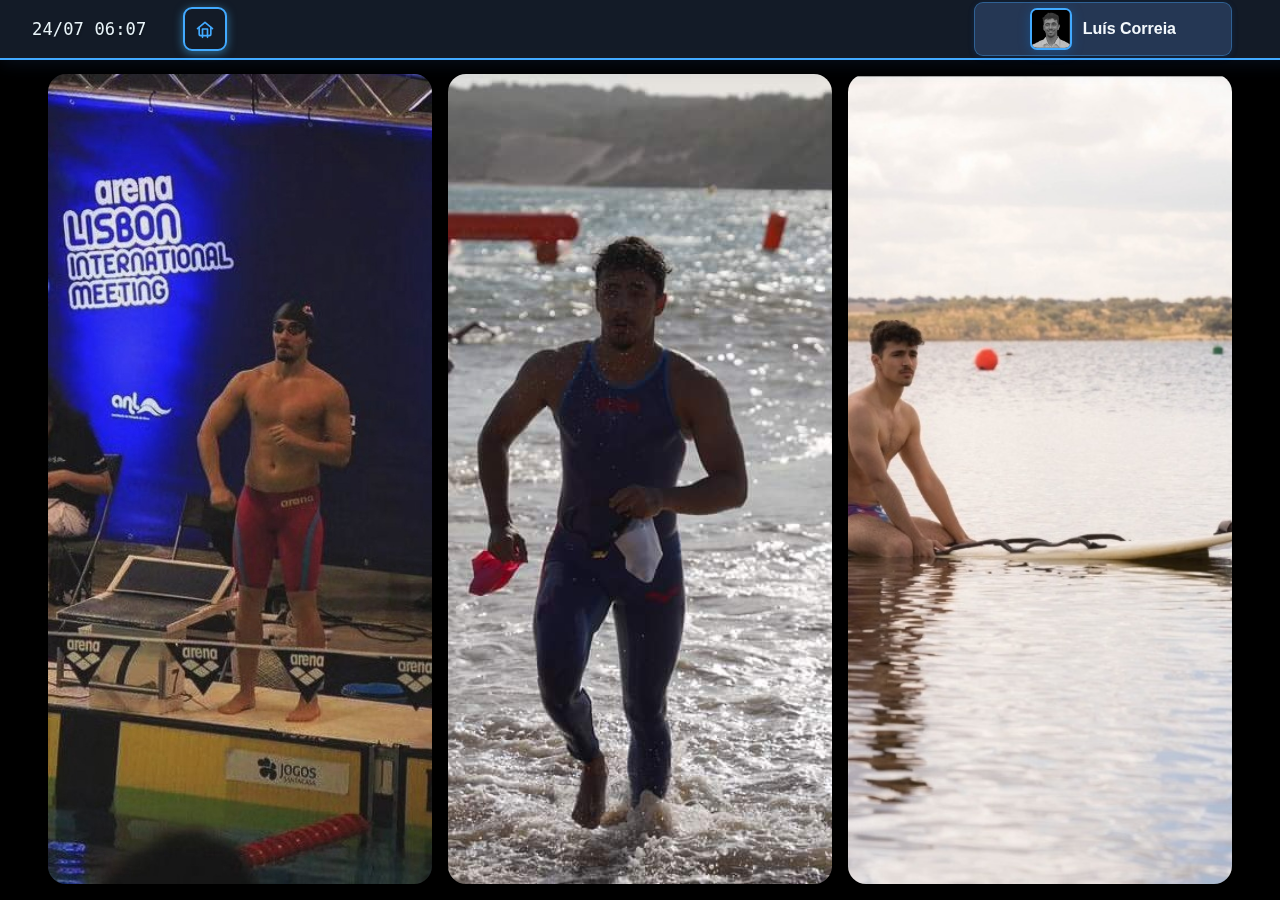
<file: desporto.html>
<!DOCTYPE html>
<html lang="pt">
<head>
  <meta charset="UTF-8" />
  <title>Modalidade Aquática</title>
  <style>
    @import url('https://fonts.googleapis.com/css2?family=Orbitron:wght@400&family=Share+Tech+Mono&display=swap');
    html, body {
      margin: 0;
      padding: 0;
      height: 100%;
      box-sizing: border-box;
      font-family: 'Segoe UI', Arial, sans-serif;
      background: #28345A;
    }
    body { min-height: 100vh; }

    /* ---------- HUD fixo topo ---------- */
    .top-hud {
      position: fixed;
      top: 0; left: 0;
      width: 100vw; height: 58px;
      background: rgba(18,26,36,0.93);
      display: flex; align-items: center; justify-content: space-between;
      padding: 0 32px;
      z-index: 9999;
      border-bottom: 2.5px solid #42aaff;
      box-shadow: 0 2px 18px #12244477;
    }
    .hud-left { display: flex; align-items: center; gap: 18px; }
    .hud-time-date {
      color: #e9f5fa; font-size: 1.07em; letter-spacing: .1px; font-variant-numeric: tabular-nums;
      font-family: 'Segoe UI Mono', monospace;
      min-width: 115px; text-align: left; text-shadow: 1px 1px 2px #06060848;
    }
    .left-decor-btn {
      width: 44px; height: 44px; border-radius: 9px; margin-left: 18px;
      border: 2.5px solid #42aaff;
      box-shadow: 0 2px 10px #45baff88;
      background: none;
      display: inline-flex; align-items: center; justify-content: center; cursor: pointer;
      transition: background-color 0.2s ease;
    }
    .left-decor-btn svg { width: 20px; height: 20px; }
    .left-decor-btn:hover { background: #428cff22; }

    .hud-center {
      flex: 1; display: flex; justify-content: flex-end;
      margin-left: auto; margin-right: 80px;
    }
    .profile-area {
      display: flex; align-items: center; gap: 11px;
      background: rgba(42,62,94,0.82); border-radius: 9px;
      padding: 5px 55px 5px 55px;
      box-shadow: 0 1px 6px #006fff21, 0 2px 8px #121a2412;
      cursor: pointer; border: 1.5px solid #42aaff60;
      min-width: 0; max-width: 260px;
      user-select: none;
    }
    .profile-img {
      width: 38px; height: 38px; border-radius: 7px; object-fit: cover;
      border: 2.5px solid #42aaff;
      box-shadow: 0 2px 12px #0a79e058; background: #202a41;
    }
    .profile-name {
      color: #f3f8fc; font-weight: 600; font-size: 1em;
      max-width: 120px; overflow: hidden;
      text-overflow: ellipsis; white-space: nowrap;
      user-select: text;
    }

    /* ---------- Galeria/Colunas ---------- */
    .gallery {
      position: absolute;
      top: 58px;
      left: 0;
      width: 100vw;
      height: calc(100vh - 58px);
      display: flex;
      justify-content: center;
      overflow: hidden;
      margin: 0;
      background: #000;
      z-index: 9;
      padding: 16px 10px;          /* espaço em cima/baixo e laterais */
      box-sizing: border-box;
      gap: 16px;
    }
    .col {
      position: relative;
      flex: 1;
      max-width: 30vw;             /* encolhe um pouco cada foto */
      overflow: hidden;
      display: flex;
      align-items: stretch;
      cursor: pointer;
      transition: filter 0.25s, transform 0.25s;
      box-sizing: border-box;
    }
    .col-inner {
      position: relative;
      width: 100%;
      height: 100%;
      overflow: hidden;
      border-radius: 18px;
      box-shadow: 0 10px 25px rgba(0,0,0,0.6);
    }
    .col img {
      width: 100%;
      height: 100%;
      object-fit: cover;
      transition: filter 0.3s, transform 0.3s;
      display: block;
      pointer-events: none;
      user-select: none;
    }
    .col:hover img,
    .col:focus img {
      filter: brightness(0.6);
      transform: scale(1.03);
    }
    .overlay {
      position: absolute;
      inset: 0;
      display: flex;
      align-items: flex-end;
      justify-content: center;
      background: linear-gradient(to top, rgba(0,0,0,0.88), rgba(0,0,0,0.0));
      color: #fff;
      font-weight: 600;
      font-size: 1.6em;
      letter-spacing: 1px;
      opacity: 0;
      pointer-events: none;
      transition: opacity 0.33s;
      text-shadow: 1px 1px 12px #181818ad;
      text-align: center;
      z-index: 2;
      padding: 18px 10px;
      box-sizing: border-box;
    }
    .col:hover .overlay,
    .col:focus .overlay {
      opacity: 1;
      pointer-events: auto;
    }

    /* ---------- Loader HUD ---------- */
    #screen-fade {
      position: fixed;
      top: 0; left: 0; width: 100vw; height: 100vh;
      background: black;
      opacity: 1;
      pointer-events: none;
      transition: opacity 0.8s ease-out;
      z-index: 10000;
      display: flex;
      align-items: center;
      justify-content: center;
      font-family: 'Orbitron', 'Share Tech Mono', monospace;
      user-select: none;
    }
    #screen-fade .loader-circle-ret {
      position: relative;
      width: 150px;
      height: 150px;
      display: flex;
      align-items: center;
      justify-content: center;
    }
    #screen-fade .loader-svg {
      width: 150px;
      height: 150px;
      display: block;
    }
    #screen-fade .loader-rect {
      transition: fill 0.12s;
    }
    #screen-fade .loader-percent,
    #screen-fade .loader-complete {
      position: absolute;
      left: 0;
      right: 0;
      text-align: center;
      font-family: 'Orbitron', 'Share Tech Mono', monospace;
      font-weight: 400;
      user-select: none;
      pointer-events: none;
      letter-spacing: 0.01em;
      line-height: 1;
    }
    #screen-fade .loader-percent {
      top: 43.2%;
      font-size: 1.5em;
      color: #17e6ff;
    }
    #screen-fade .loader-complete {
      top: 57.5%;
      font-size: 0.8em;
      color: #5effe2;
      opacity: 0;
      transition: opacity 0.3s;
      white-space: nowrap;
      width: max-content;
      left: 50%;
      transform: translateX(-50%);
    }
    #screen-fade .loader-complete.show {
      opacity: 1;
    }
  </style>
</head>
<body>
  <div class="top-hud">
    <div class="hud-left">
      <span class="hud-time-date" id="hudTimeDate"></span>
      <button class="left-decor-btn" title="Voltar ao menu inicial" type="button">
        <svg
          viewBox="0 0 24 24"
          fill="none"
          stroke="#42aaff"
          stroke-width="2"
          stroke-linecap="round"
          stroke-linejoin="round"
        >
          <path d="M3 11.5L12 4l9 7.5" />
          <path d="M5 10v8a2 2 0 0 0 2 2h10a2 2 0 0 0 2-2v-8" />
          <path d="M9 22V12h6v10" />
        </svg>
      </button>
    </div>
    <div class="hud-center">
      <div class="profile-area" title="Meu Perfil" tabindex="0">
        <img src="Áreas (6).png" alt="Meu Perfil" class="profile-img" />
        <span class="profile-name">Luís Correia</span>
      </div>
    </div>
    <div class="hud-right"></div>
  </div>

  <div class="gallery">
    <!-- Coluna 1 -->
    <div class="col" tabindex="0" data-link="NatacaoPura.html">
      <div class="col-inner">
        <img
          src="1000034276_c4b8ade6e6aac85d3cc3780c3b35c873-07_07_2024, 20_23_57.jpg"
          alt="Natação Pura"
        />
        <div class="overlay">Natação Pura</div>
      </div>
    </div>
    <!-- Coluna 2 -->
    <div class="col" tabindex="0" data-link="aguasabertas.html">
      <div class="col-inner">
        <img src="FB_IMG_1696068644775 (1).jpg" alt="Águas Abertas" />
        <div class="overlay">Águas Abertas</div>
      </div>
    </div>
    <!-- Coluna 3 -->
    <div class="col" tabindex="0" data-link="salvaqua.html">
      <div class="col-inner">
        <img src="Screenshot_20240521_092550_Gallery (1).jpg" alt="Salvamento Aquático" />
        <div class="overlay">Salvamento Aquático</div>
      </div>
    </div>
  </div>

  <!-- Fader/Loader (usado ao entrar e navegar) -->
  <div id="screen-fade"></div>

  <script>
    // ---- Fade ao entrar na página ----
    window.addEventListener("load", () => {
      const screenFade = document.getElementById("screen-fade");
      if (!screenFade) return;
      screenFade.style.pointerEvents = "auto";
      screenFade.style.opacity = "1";
      setTimeout(() => {
        screenFade.style.opacity = "0";
      }, 100);
      screenFade.addEventListener(
        "transitionend",
        () => {
          if (screenFade.style.opacity === "0") {
            screenFade.style.pointerEvents = "none";
            screenFade.innerHTML = "";
          }
        },
        { once: true }
      );
    });

    // ---- Troca do loader no fade and load ----
    function fadeAndLoad(link) {
      const screenFade = document.getElementById("screen-fade");
      if (!screenFade) return;

      screenFade.innerHTML = `
        <div class="loader-circle-ret" aria-label="A carregar">
          <svg class="loader-svg" aria-hidden="true" focusable="false"></svg>
          <div class="loader-percent" id="loaderPercent">0%</div>
          <div class="loader-complete" id="loaderComplete">COMPLETE</div>
        </div>
      `;

      screenFade.style.pointerEvents = "auto";
      screenFade.style.transition = "opacity 0.8s ease-out";
      requestAnimationFrame(() => {
        screenFade.style.opacity = "1";
      });

      createRectangularLoaderAnimation(() => {
        window.location.href = link;
      });
    }

    // ---- Liga eventos aos cliques e teclas das colunas ----
    document.querySelectorAll(".col").forEach((col) => {
      col.addEventListener("click", function (e) {
        e.preventDefault();
        const link = this.getAttribute("data-link");
        if (link) fadeAndLoad(link);
      });
      col.addEventListener("keydown", function (e) {
        if (e.key === "Enter" || e.key === " ") {
          e.preventDefault();
          const link = this.getAttribute("data-link");
          if (link) fadeAndLoad(link);
        }
      });
    });

    // ---- Atualiza o relógio da HUD ----
    function updateHudTime() {
      const el = document.getElementById("hudTimeDate");
      if (!el) return;
      const now = new Date();
      el.textContent =
        now.toLocaleDateString("pt-PT", { day: "2-digit", month: "2-digit" }) +
        " " +
        now.toLocaleTimeString("pt-PT", {
          hour: "2-digit",
          minute: "2-digit",
        });
    }
    setInterval(updateHudTime, 1000);
    updateHudTime();

    // ---- Botão do menu inicial (index) ----
    document.querySelector(".left-decor-btn").onclick = function () {
      fadeAndLoad("index.html");
    };

    // ---- Função que cria e anima o loader de retângulos circulares ----
    function createRectangularLoaderAnimation(onComplete) {
      const svg = document.querySelector(".loader-svg");
      if (!svg) return;
      svg.innerHTML = "";
      const WIDTH = 150,
        HEIGHT = 150;
      const cx = WIDTH / 2,
        cy = HEIGHT / 2;
      const OUTER_RADIUS = 62;
      const SEGMENTS = 121;
      const RECT_W = 8,
        RECT_H = 16;
      const ANGLE_STEP = (2 * Math.PI) / SEGMENTS;

      for (let i = 0; i < SEGMENTS; i++) {
        const angle = i * ANGLE_STEP - Math.PI / 2;
        const x = cx + Math.cos(angle) * OUTER_RADIUS;
        const y = cy + Math.sin(angle) * OUTER_RADIUS;
        const group = document.createElementNS(
          "http://www.w3.org/2000/svg",
          "g"
        );
        group.setAttribute(
          "transform",
          `translate(${x},${y}) rotate(${(angle * 180) / Math.PI + 90})`
        );
        const rect = document.createElementNS(
          "http://www.w3.org/2000/svg",
          "rect"
        );
        rect.setAttribute("x", -RECT_W / 2);
        rect.setAttribute("y", -RECT_H / 2);
        rect.setAttribute("width", RECT_W);
        rect.setAttribute("height", RECT_H);
        rect.setAttribute("rx", 0);
        rect.setAttribute("fill", "#12324c");
        rect.setAttribute("opacity", "0.18");
        rect.classList.add("loader-rect");
        group.appendChild(rect);
        svg.appendChild(group);
      }

      const percentEl = document.getElementById("loaderPercent");
      const completeEl = document.getElementById("loaderComplete");
      const rects = svg.querySelectorAll(".loader-rect");
      let start = null;
      const targetPercent = 100;
      const duration = 3000;

      function step(now) {
        if (!start) start = now;
        const anim = Math.min(1, (now - start) / duration);
        const curr = Math.round(anim * targetPercent);
        percentEl.textContent = curr + "%";
        const rectsToShow = Math.round((SEGMENTS * curr) / 100);
        rects.forEach((r, i) => {
          if (i < rectsToShow) {
            r.setAttribute("fill", "#17e6ff");
            r.setAttribute("opacity", "1");
          } else {
            r.setAttribute("fill", "#12324c");
            r.setAttribute("opacity", "0.18");
          }
        });
        if (curr < targetPercent) requestAnimationFrame(step);
        else {
          percentEl.textContent = targetPercent + "%";
          completeEl.classList.add("show");
          if (onComplete) setTimeout(onComplete, 2000);
        }
      }
      requestAnimationFrame(step);
    }
  </script>
</body>
</html>
</file>
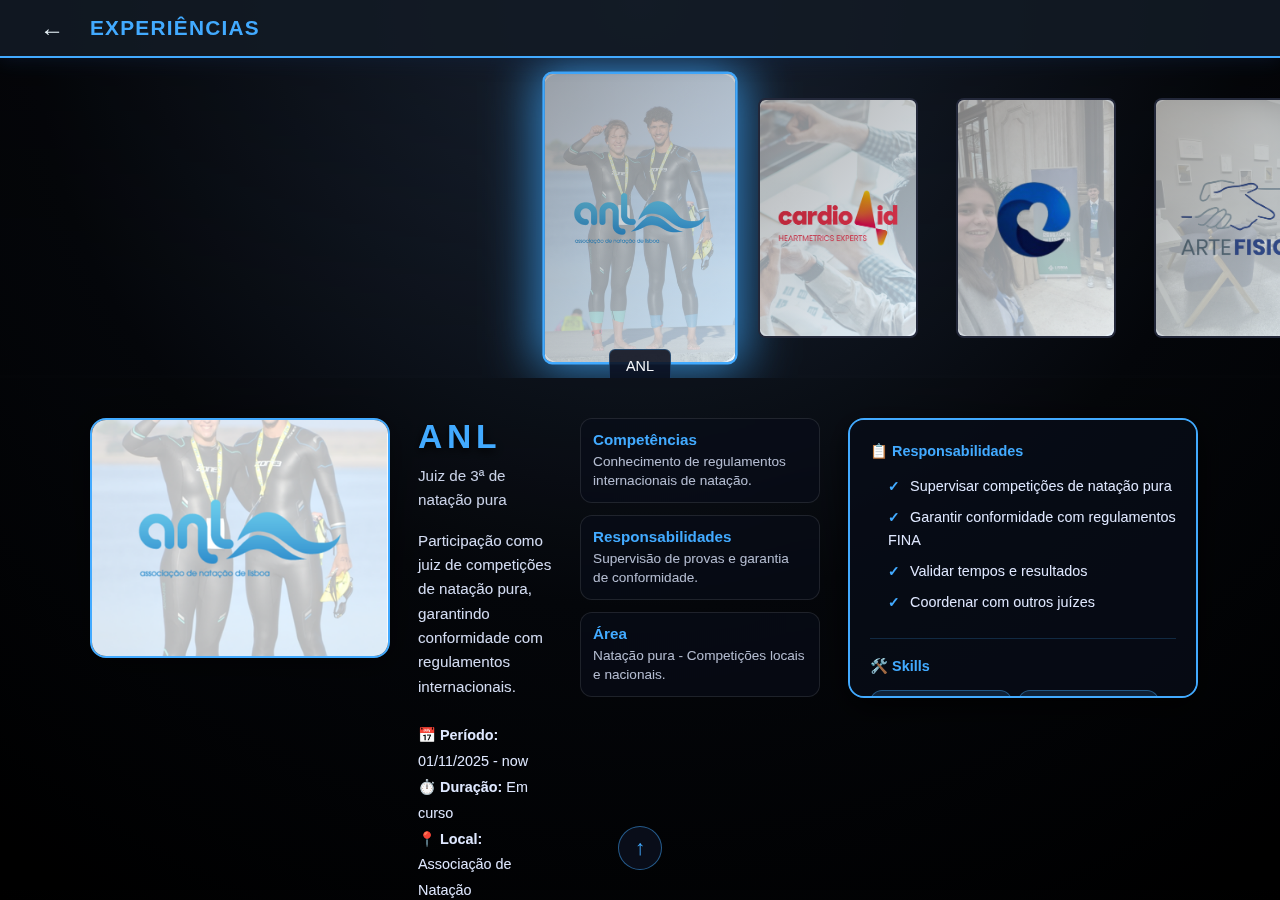
<file: experiencias.html>
<!DOCTYPE html>
<html lang="pt">
<head>
  <meta charset="UTF-8">
  <meta name="viewport" content="width=device-width, initial-scale=1.0">
  <title>Experiências - PS4 Carousel com Fotos Reais</title>
  <style>
    /* BASE */
    * {
      margin: 0;
      padding: 0;
      box-sizing: border-box;
    }

    html, body {
      width: 100vw;
      height: 100vh;
      background: radial-gradient(circle at top, #1e2a3d 0%, #05070b 55%, #000000 100%);
      font-family: 'Segoe UI', Arial, sans-serif;
      color: #f5f7fa;
      overflow: hidden;
    }

    /* TOP HUD */
    .top-hud {
      position: fixed;
      top: 0;
      left: 0;
      width: 100vw;
      height: 58px;
      background: rgba(18, 26, 36, 0.90);
      display: flex;
      align-items: center;
      padding: 0 32px;
      z-index: 9999;
      border-bottom: 2.5px solid #42aaff;
      box-shadow: 0 2px 18px #12244477;
    }

    .hud-left {
      display: flex;
      align-items: center;
      gap: 18px;
    }

    .back-btn {
      background: none;
      border: none;
      color: #e9f5fa;
      font-size: 1.5em;
      cursor: pointer;
      display: flex;
      align-items: center;
      transition: filter 0.12s;
      width: 40px;
      height: 40px;
      justify-content: center;
    }

    .back-btn:hover {
      filter: brightness(1.22) drop-shadow(0 2px 6px #069cffbb);
    }

    .hud-title {
      font-size: 1.3em;
      font-weight: 600;
      letter-spacing: 0.06em;
      color: #42aaff;
    }

    /* CAROUSEL SECTION */
    .carousel-section {
      position: fixed;
      top: 58px;
      left: 0;
      width: 100vw;
      height: 320px;
      overflow: hidden;
      padding: 40px 0 40px 90px;
      background: linear-gradient(to bottom, rgba(0,0,0,0.2), transparent);
    }

    .carousel-track {
      display: flex;
      gap: 38px;
      align-items: flex-end;
      transition: transform 0.43s cubic-bezier(0.42, 1, 0.72, 1);
    }

    /* CAROUSEL ITEMS */
    .carousel-item-wrapper {
      position: relative;
      display: flex;
      flex-direction: column;
      align-items: center;
    }

    .carousel-item {
      width: 160px;
      height: 240px;
      background: #23283a;
      border: 2.5px solid transparent;
      border-radius: 8px;
      cursor: pointer;
      transition: transform 0.22s cubic-bezier(0.32, 1.35, 0.62, 1),
                  box-shadow 0.18s,
                  border 0.18s;
      overflow: hidden;
      display: flex;
      align-items: center;
      justify-content: center;
      position: relative;
    }

    .carousel-item img {
      width: 100%;
      height: 100%;
      object-fit: cover;
    }

    .carousel-item::after {
      content: '';
      position: absolute;
      top: 0;
      left: 0;
      right: 0;
      bottom: 0;
      background: linear-gradient(135deg, rgba(0,0,0,0.3), rgba(66, 170, 255, 0.1));
      pointer-events: none;
    }

    .carousel-item.selected {
      transform: scale(1.22);
      box-shadow: 0 0 40px 5px #42aaffcc, 0 5px 35px #000c;
      border-color: #42aaff;
    }

    /* LABEL BAIXO */
    .item-label {
      display: none;
      position: absolute;
      bottom: -45px;
      left: 50%;
      transform: translateX(-50%);
      background: rgba(10, 14, 28, 0.88);
      padding: 8px 16px;
      border-radius: 6px;
      border: 1px solid rgba(66, 170, 255, 0.3);
      white-space: nowrap;
      color: #f5f7fa;
      font-size: 0.9em;
      font-weight: 500;
      animation: labelIn 0.21s;
    }

    .carousel-item.selected ~ .item-label {
      display: block;
    }

    @keyframes labelIn {
      from {
        opacity: 0;
        transform: translateX(-50%) translateY(-5px);
      }
      to {
        opacity: 1;
        transform: translateX(-50%) translateY(0);
      }
    }

    /* DETAIL SECTION */
    .detail-section {
      position: fixed;
      top: 378px;
      left: 0;
      width: 100vw;
      height: calc(100vh - 378px);
      overflow-y: auto;
      padding: 40px 90px 60px;
      opacity: 0;
      pointer-events: none;
      transition: opacity 0.7s cubic-bezier(0.42, 1, 0.72, 1);
      background: linear-gradient(to bottom, rgba(0,0,0,0.1), transparent);
    }

    .detail-section.active {
      opacity: 1;
      pointer-events: auto;
    }

    /* DETAIL CONTAINER */
    .detail-inner {
      display: grid;
      grid-template-columns: 300px 1fr 240px 350px;
      gap: 28px;
      align-items: start;
      max-width: 1500px;
    }

    /* COVER IMAGE */
    .cover-image {
      width: 100%;
      height: 240px;
      border-radius: 16px;
      border: 2px solid #42aaff;
      object-fit: cover;
      box-shadow: 0 8px 32px rgba(0, 0, 0, 0.4);
    }

    /* INFO CENTRAL */
    .info-central {
      color: #f5f7fa;
      display: flex;
      flex-direction: column;
      justify-content: flex-start;
    }

    .info-central h1 {
      font-size: 2.1em;
      letter-spacing: 0.14em;
      text-transform: uppercase;
      margin: 0 0 8px 0;
      text-shadow: 0 3px 10px #000;
      font-weight: 600;
      color: #42aaff;
    }

    .info-central .tagline {
      margin: 0 0 16px 0;
      opacity: 0.9;
      font-weight: 500;
      color: #dfe8ff;
    }

    .info-central p {
      margin: 0 0 12px 0;
      font-size: 0.95em;
      line-height: 1.6;
      color: #dfe8ff;
      opacity: 0.95;
    }

    .info-buttons {
      margin-top: 16px;
      display: flex;
      gap: 12px;
      flex-wrap: wrap;
    }

    .btn-detail {
      background: linear-gradient(135deg, #14aaff 60%, #75d5ff 120%);
      border: none;
      color: #fff;
      padding: 10px 22px;
      font-weight: 600;
      border-radius: 6px;
      cursor: pointer;
      font-size: 0.9em;
      letter-spacing: 0.04em;
      transition: all 0.3s ease;
    }

    .btn-detail:hover {
      transform: translateY(-2px);
      box-shadow: 0 8px 20px rgba(20, 170, 255, 0.4);
    }

    /* SIDE CARDS */
    .side-column {
      display: flex;
      flex-direction: column;
      gap: 12px;
    }

    .side-card {
      background: rgba(8, 12, 24, 0.65);
      border-radius: 12px;
      padding: 12px;
      display: flex;
      flex-direction: column;
      border: 1px solid rgba(255, 255, 255, 0.10);
      backdrop-filter: blur(12px);
      transition: all 0.3s ease;
    }

    .side-card:hover {
      background: rgba(20, 50, 100, 0.8);
      border-color: rgba(66, 170, 255, 0.3);
    }

    .side-card-title {
      font-weight: 600;
      color: #42aaff;
      font-size: 0.95em;
      margin-bottom: 4px;
    }

    .side-card-text {
      font-size: 0.85em;
      color: #dfe8ff;
      opacity: 0.8;
      line-height: 1.4;
    }

    /* VIDEO/DETAIL BOX */
    .detail-box {
      border-radius: 16px;
      border: 2px solid #42aaff;
      overflow: hidden;
      box-shadow: 0 10px 30px rgba(0, 0, 0, 0.7);
      background: rgba(8, 12, 24, 0.8);
      max-height: 280px;
      overflow-y: auto;
    }

    .detail-box-content {
      width: 100%;
      padding: 20px;
      display: flex;
      flex-direction: column;
      color: #dfe8ff;
      font-size: 0.9em;
      line-height: 1.6;
    }

    .detail-box-content h3 {
      color: #42aaff;
      margin: 0 0 12px 0;
      font-size: 1em;
      font-weight: 600;
    }

    .detail-box-content ul {
      margin: 0;
      padding-left: 18px;
      list-style: none;
    }

    .detail-box-content li {
      margin-bottom: 8px;
    }

    .detail-box-content li::before {
      content: '✓ ';
      color: #42aaff;
      font-weight: 600;
      margin-right: 6px;
    }

    /* SKILLS */
    .skills-section {
      margin-top: 16px;
      padding-top: 16px;
      border-top: 1px solid rgba(66, 170, 255, 0.2);
    }

    .skills-wrap {
      display: flex;
      flex-wrap: wrap;
      gap: 6px;
    }

    .skill-tag {
      background: rgba(66, 170, 255, 0.15);
      border: 1px solid rgba(66, 170, 255, 0.4);
      color: #42aaff;
      padding: 4px 10px;
      border-radius: 12px;
      font-size: 0.8em;
      font-weight: 500;
    }

    /* SCROLL BTN */
    .scroll-btn {
      position: fixed;
      bottom: 30px;
      left: 50%;
      transform: translateX(-50%);
      background: rgba(10, 14, 28, 0.9);
      border: 1.5px solid rgba(66, 170, 255, 0.5);
      width: 44px;
      height: 44px;
      border-radius: 50%;
      cursor: pointer;
      display: flex;
      align-items: center;
      justify-content: center;
      color: #42aaff;
      font-size: 1.3em;
      transition: all 0.3s ease;
      opacity: 0;
      pointer-events: none;
      z-index: 50;
    }

    .scroll-btn.visible {
      opacity: 1;
      pointer-events: auto;
    }

    .scroll-btn:hover {
      background: rgba(66, 170, 255, 0.1);
      border-color: #42aaff;
      box-shadow: 0 0 16px rgba(66, 170, 255, 0.4);
    }

    /* RESPONSIVO */
    @media (max-width: 1200px) {
      .carousel-section {
        padding: 30px 0 30px 40px;
        height: 280px;
      }

      .carousel-item {
        width: 140px;
        height: 210px;
      }

      .detail-inner {
        grid-template-columns: 250px 1fr 220px;
      }

      .detail-section {
        padding: 32px 40px 60px;
      }
    }

    @media (max-width: 900px) {
      .carousel-section {
        height: auto;
        padding: 20px;
      }

      .carousel-track {
        overflow-x: auto;
        gap: 16px;
      }

      .carousel-item {
        width: 120px;
        height: 180px;
        flex-shrink: 0;
      }

      .detail-inner {
        grid-template-columns: 1fr;
        gap: 20px;
      }

      .detail-section {
        top: auto;
        height: auto;
        padding: 20px;
      }
    }

    /* SCROLLBAR */
    ::-webkit-scrollbar {
      width: 8px;
    }

    ::-webkit-scrollbar-track {
      background: rgba(66, 170, 255, 0.05);
    }

    ::-webkit-scrollbar-thumb {
      background: rgba(66, 170, 255, 0.3);
      border-radius: 4px;
    }

    ::-webkit-scrollbar-thumb:hover {
      background: rgba(66, 170, 255, 0.5);
    }
  </style>
</head>
<body>
  <!-- TOP HUD -->
  <div class="top-hud">
    <div class="hud-left">
      <button class="back-btn" onclick="window.location.href='index.html'">←</button>
      <span class="hud-title">EXPERIÊNCIAS</span>
    </div>
  </div>

  <!-- CAROUSEL -->
  <div class="carousel-section">
    <div class="carousel-track" id="carouselTrack">
      <!-- Preenchido por JS -->
    </div>
  </div>

  <!-- DETALHES -->
  <div class="detail-section" id="detailSection"></div>

  <!-- SCROLL UP BTN -->
  <button class="scroll-btn" id="scrollBtn" onclick="scrollToCarousel()">↑</button>

  <script>
    const experiencias = [
      {
        id: 1,
        title: "ANL",
        role: "Juiz de 3ª de natação pura",
        year: 2025,
        period: "01/11/2025 - now",
        duration: "Em curso",
        location: "Associação de Natação",
        description: "Participação como juiz de competições de natação pura, garantindo conformidade com regulamentos internacionais.",
        carouselImage: "cardanl.png",
        cover: "cardanl.png",
        sideCards: [
          {
            title: "Competências",
            text: "Conhecimento de regulamentos internacionais de natação."
          },
          {
            title: "Responsabilidades",
            text: "Supervisão de provas e garantia de conformidade."
          },
          {
            title: "Área",
            text: "Natação pura - Competições locais e nacionais."
          }
        ],
        responsibilities: [
          "Supervisar competições de natação pura",
          "Garantir conformidade com regulamentos FINA",
          "Validar tempos e resultados",
          "Coordenar com outros juízes"
        ],
        skills: ["Regulamentos Natação", "Supervisão de Eventos", "Cronometragem", "Conformidade FINA"],
        achievements: [
          "Certificação como Juiz Nível 3",
          "Participação em múltiplas competições"
        ]
      },
      {
        id: 2,
        title: "CardioID",
        role: "Estágio em Análise de Sinais Biomédicos",
        year: 2025,
        period: "20/11/2025 - ??",
        duration: "Em curso",
        location: "Contexto Clínico",
        description: "Estágio especializado em análise de sinais cardíacos e processamento de dados ECG em contexto clínico real.",
        carouselImage: "cardcardioid.png",
        cover: "https://images.unsplash.com/photo-1576091160550-112173f7f869?w=600&h=400&fit=crop",
        sideCards: [
          {
            title: "Análise ECG",
            text: "Processamento avançado de sinais cardíacos em tempo real."
          },
          {
            title: "Investigação",
            text: "Algoritmos de detecção automática de anomalias."
          },
          {
            title: "Equipamento",
            text: "Integração com sistemas médicos hospitalares."
          }
        ],
        responsibilities: [
          "Análise e processamento de sinais ECG em tempo real",
          "Desenvolvimento de algoritmos em Python",
          "Tratamento e visualização de dados biomédicos",
          "Documentação técnica e relatórios de investigação"
        ],
        skills: ["Python", "ECG", "DSP", "Jupyter", "SQL", "FFT", "Pandas", "Signal Processing"],
        achievements: [
          "Algoritmo de detecção com acurácia elevada",
          "Processamento tempo real implementado",
          "Integração PACS/Hospital"
        ]
      },
      {
        id: 3,
        title: "Careceiver",
        role: "Estágio na Startup Careeceiver",
        year: 2023,
        period: "16/09/2023 - now",
        duration: "Contínuo",
        location: "Ambiente Startup",
        description: "Participação em estágio dentro de um ambiente startup focado em desenvolvimento de carreira e inovação.",
        carouselImage: "cardcareceiver.png",
        cover: "https://images.unsplash.com/photo-1552664730-d307ca884978?w=600&h=400&fit=crop",
        sideCards: [
          {
            title: "Startup",
            text: "Ambiente dinâmico com foco em inovação e desenvolvimento."
          },
          {
            title: "Carreira",
            text: "Desenvolvimento profissional e crescimento contínuo."
          },
          {
            title: "Competências",
            text: "Trabalho em equipa multidisciplinar e multifuncional."
          }
        ],
        responsibilities: [
          "Desenvolvimento de funcionalidades de plataforma",
          "Participação em sprints e planejamento ágil",
          "Colaboração com diferentes departamentos",
          "Implementação de melhorias e novas features"
        ],
        skills: ["Startup", "Desenvolvimento Ágil", "Web Development", "Team Collaboration"],
        achievements: [
          "Participação em lançamento de novas features",
          "Aprendizagem contínua em ambiente de startup",
          "Contribuição para crescimento da empresa"
        ]
      },
      {
        id: 4,
        title: "ArteFisio",
        role: "Design Gráfico e Web",
        year: 2024,
        period: "15/07/2024 - now",
        duration: "Contínuo",
        location: "Empresa ArteFisio",
        description: "Trabalho em design gráfico para cartões de visita e desenvolvimento web de sites para empresas e colaboradores.",
        carouselImage: "cardartefisio.png",
        cover: "https://images.unsplash.com/photo-1561070791-2526d30994b5?w=600&h=400&fit=crop",
        sideCards: [
          {
            title: "Design Gráfico",
            text: "Criação de identidade visual e cartões de visita."
          },
          {
            title: "Web Design",
            text: "Desenvolvimento de websites responsivos e modernos."
          },
          {
            title: "Gestão",
            text: "Gestão de projetos web e comunicação com clientes."
          }
        ],
        responsibilities: [
          "Desenho de cartões de visita e material gráfico",
          "Criação e gestão de websites para empresas",
          "Design responsivo e UX/UI",
          "Comunicação com clientes e iteração de designs"
        ],
        skills: ["Design Gráfico", "Web Development", "HTML/CSS", "JavaScript", "UI/UX", "Adobe Creative Suite"],
        achievements: [
          "Design de múltiplos cartões de visita",
          "Criação de websites funcionais para clientes",
          "Gestão e manutenção de projetos web"
        ]
      },
      {
        id: 5,
        title: "IBEB",
        role: "Estágio em Segmentação Tumoral",
        year: 2025,
        period: "01/07/2025 - 01/08/2025",
        duration: "1 mês",
        location: "Instituto de Investigação",
        description: "Estágio em segmentação tumoral e previsão de desfechos clínicos usando ressonância magnética da mama.",
        carouselImage: "cardibeb.png",
        cover: "https://images.unsplash.com/photo-1576091160693-112ec50bc5ad?w=600&h=400&fit=crop",
        sideCards: [
          {
            title: "Segmentação Tumoral",
            text: "Análise de imagens médicas com ML e segmentação."
          },
          {
            title: "Investigação",
            text: "Pesquisa em previsão de desfechos clínicos."
          },
          {
            title: "Imagiologia",
            text: "Ressonância magnética e interpretação clínica."
          }
        ],
        responsibilities: [
          "Análise de imagens de ressonância magnética",
          "Desenvolvimento de algoritmos de segmentação tumoral",
          "Processamento e tratamento de dados médicos",
          "Validação de modelos preditivos"
        ],
        skills: ["Machine Learning", "Image Segmentation", "Python", "Medical Imaging", "Deep Learning"],
        achievements: [
          "Implementação de pipeline de segmentação",
          "Análise de dataset clínico",
          "Validação cruzada de modelos"
        ]
      },
      {
        id: 6,
        title: "TEC2MED",
        role: "Departamento de Relações Externas",
        year: 2024,
        period: "21/09/2024 - 01/09/2025",
        duration: "12 meses",
        location: "Instituto TEC2MED",
        description: "Trabalho no departamento de relações externas e internacionais, coordenação de parcerias e projetos.",
        carouselImage: "cardtec2med.png",
        cover: "https://images.unsplash.com/photo-1552664730-d307ca884978?w=600&h=400&fit=crop",
        sideCards: [
          {
            title: "Relações Internacionais",
            text: "Coordenação de parcerias com instituições internacionais."
          },
          {
            title: "Projetos",
            text: "Desenvolvimento e gestão de projetos colaborativos."
          },
          {
            title: "Comunicação",
            text: "Comunicação com stakeholders externos e internos."
          }
        ],
        responsibilities: [
          "Coordenação de relações internacionais",
          "Gestão de parcerias e acordos colaborativos",
          "Organização de eventos e conferências",
          "Comunicação institucional e marketing"
        ],
        skills: ["Relações Públicas", "Gestão de Projetos", "Comunicação", "Negociação", "Event Management"],
        achievements: [
          "Estabelecimento de novas parcerias internacionais",
          "Organização de conferências e seminários",
          "Aumento da visibilidade institucional"
        ]
      },
      {
        id: 7,
        title: "Patient Innovation",
        role: "Estágio com BootCamp de Inovação",
        year: 2023,
        period: "15/07/2023 - 26/02/2024",
        duration: "8 meses",
        location: "Associação Patient Innovation",
        description: "Participação em estágio com envolvimento em BootCamp de Inovação em Doentes 2023, conferências e eventos de investigação.",
        carouselImage: "cardpatientinnovation.png",
        cover: "https://images.unsplash.com/photo-1552664730-d307ca884978?w=600&h=400&fit=crop",
        sideCards: [
          {
            title: "BootCamp Inovação 2023",
            text: "Participação em BootCamp de Inovação em Doentes 2023."
          },
          {
            title: "Conferências",
            text: "Participação em conferências: Estoril 2023 e Inovação em Saúde 2023."
          },
          {
            title: "Investigação",
            text: "2º Encontro Anual de Investigação dos KCs NOVA SBE."
          }
        ],
        responsibilities: [
          "Participação ativa em BootCamp de Inovação",
          "Apresentação de projetos e ideias",
          "Networking com profissionais da área",
          "Documentação e relatórios de projetos"
        ],
        skills: ["Inovação", "Empreendedorismo", "Networking", "Apresentação Pública", "Pesquisa Clínica"],
        achievements: [
          "Poster Científico 'Patient Innovation (MSPs) para envolver doentes no processo de inovação social'",
          "Participação em múltiplas conferências internacionais",
          "Networking com investigadores e médicos"
        ]
      },
      {
        id: 8,
        title: "Nadador-Salvador",
        role: "Nadador-Salvador Profissional",
        year: 2024,
        period: "Sazonal",
        duration: "Períodos Estivais",
        location: "Praias de Portugal",
        description: "Trabalho como nadador-salvador em praias: Foz, Ribeira do Cavalo e Piscina do Vale do Fundão (AFSS).",
        carouselImage: "cardafss.png",
        cover: "https://images.unsplash.com/photo-1507003211169-0a1dd7228f2d?w=600&h=400&fit=crop",
        sideCards: [
          {
            title: "Praias",
            text: "Praia da Foz, Praia da Ribeira do Cavalo, Vale do Fundão."
          },
          {
            title: "Segurança",
            text: "Vigilância, prevenção e resgate aquático."
          },
          {
            title: "Certificação",
            text: "Nadador-salvador certificado AFSS."
          }
        ],
        responsibilities: [
          "Vigilância de praias e zonas de banho",
          "Prevenção e resgate aquático",
          "Aplicação de primeiros socorros",
          "Comunicação com autoridades"
        ],
        skills: ["Resgate Aquático", "Primeiros Socorros", "RCP", "Vigilância", "Liderança de Equipa"],
        achievements: [
          "Certificação de Nadador-Salvador",
          "Múltiplas épocas de vigilância bem-sucedidas",
          "Zero incidentes críticos"
        ]
      },
      {
        id: 9,
        title: "Tripulante Ambulância",
        role: "Tripulante de Ambulância de Socorro",
        year: 2024,
        period: "Voluntário",
        duration: "Contínuo",
        location: "Bombeiros Voluntários Sul e Sueste",
        description: "Trabalho como tripulante de ambulância de socorro nos Bombeiros Voluntários Sul e Sueste.",
        carouselImage: "cardtas.png",
        cover: "https://images.unsplash.com/photo-1543269865-cbf427effbad?w=600&h=400&fit=crop",
        sideCards: [
          {
            title: "Bombeiros",
            text: "Bombeiros Voluntários Sul e Sueste."
          },
          {
            title: "Emergência",
            text: "Resgate e transporte de emergência médica."
          },
          {
            title: "Evento",
            text: "Centro Hípico Belours (AFSS) - Eventos especiais."
          }
        ],
        responsibilities: [
          "Tripulação de ambulância de emergência",
          "Transporte de pacientes",
          "Assistência em eventos e competições",
          "Manutenção de equipamentos"
        ],
        skills: ["Emergência Médica", "Transporte de Pacientes", "Trabalho em Equipa", "Resgate"],
        achievements: [
          "Voluntariado ativo em bombeiros",
          "Participação em múltiplos eventos e resgates",
          "Formação contínua em protocolos de emergência"
        ]
      }
    ];

    const carouselTrack = document.getElementById('carouselTrack');
    const detailSection = document.getElementById('detailSection');
    const scrollBtn = document.getElementById('scrollBtn');
    let selectedId = 1;
    const quadW = 160;
    const gap = 38;

    // RENDERIZAR CAROUSEL
    function renderCarousel() {
      experiencias.forEach(exp => {
        const wrapper = document.createElement('div');
        wrapper.className = 'carousel-item-wrapper';
        wrapper.innerHTML = `
          <div class="carousel-item ${exp.id === 1 ? 'selected' : ''}" onclick="selectExperience(${exp.id})">
            <img src="${exp.carouselImage}" alt="${exp.title}" onerror="this.src='data:image/svg+xml,%3Csvg xmlns=%22http://www.w3.org/2000/svg%22 viewBox=%220 0 400 300%22%3E%3Crect width=%22400%22 height=%22300%22 fill=%22%23444%22/%3E%3C/svg%3E'">
          </div>
          <span class="item-label">${exp.title}</span>
        `;
        carouselTrack.appendChild(wrapper);
      });
    }

    // RENDERIZAR DETALHES
    function renderDetails() {
      detailSection.innerHTML = experiencias.map(exp => `
        <div class="detail-inner" id="detail-${exp.id}" style="display: ${exp.id === 1 ? 'grid' : 'none'};">
          <!-- COVER -->
          <img src="${exp.cover}" class="cover-image" alt="${exp.title}" onerror="this.src='data:image/svg+xml,%3Csvg xmlns=%22http://www.w3.org/2000/svg%22 viewBox=%220 0 600 400%22%3E%3Crect width=%22600%22 height=%22400%22 fill=%22%23444%22/%3E%3C/svg%3E'">

          <!-- INFO CENTRAL -->
          <div class="info-central">
            <h1>${exp.title}</h1>
            <p class="tagline">${exp.role}</p>
            <p>${exp.description}</p>
            <div style="margin-top: 12px; font-size: 0.9em; color: #dfe8ff; line-height: 1.8;">
              <div><strong>📅 Período:</strong> ${exp.period}</div>
              <div><strong>⏱️ Duração:</strong> ${exp.duration}</div>
              <div><strong>📍 Local:</strong> ${exp.location}</div>
            </div>
            <div class="info-buttons">
              <button class="btn-detail">Ver Certificados</button>
              <button class="btn-detail">Mais Info</button>
            </div>
          </div>

          <!-- SIDE CARDS -->
          <div class="side-column">
            ${exp.sideCards.map(card => `
              <div class="side-card">
                <div class="side-card-title">${card.title}</div>
                <div class="side-card-text">${card.text}</div>
              </div>
            `).join('')}
          </div>

          <!-- DETAIL BOX -->
          <div class="detail-box">
            <div class="detail-box-content">
              <h3>📋 Responsabilidades</h3>
              <ul>
                ${exp.responsibilities.map(r => `<li>${r}</li>`).join('')}
              </ul>
              <div class="skills-section">
                <h3>🛠️ Skills</h3>
                <div class="skills-wrap">
                  ${exp.skills.map(skill => `<span class="skill-tag">${skill}</span>`).join('')}
                </div>
              </div>
              <div class="skills-section">
                <h3>✨ Realizações</h3>
                <ul>
                  ${exp.achievements.map(ach => `<li>${ach}</li>`).join('')}
                </ul>
              </div>
            </div>
          </div>
        </div>
      `).join('');
    }

    // SELECIONAR EXPERIÊNCIA
    function selectExperience(id) {
      selectedId = id;

      // Update carousel
      document.querySelectorAll('.carousel-item').forEach((item, idx) => {
        if (experiencias[idx].id === id) {
          item.classList.add('selected');
        } else {
          item.classList.remove('selected');
        }
      });

      // Move carousel
      const idx = experiencias.findIndex(e => e.id === id);
      const offset = (quadW + gap) * idx + quadW / 2;
      carouselTrack.style.transform = `translateX(calc(50vw - 90px - ${offset}px))`;

      // Update details
      document.querySelectorAll('.detail-inner').forEach(detail => {
        detail.style.display = 'none';
      });
      document.getElementById(`detail-${id}`).style.display = 'grid';
      document.getElementById('detailSection').classList.add('active');
      scrollBtn.classList.add('visible');
    }

    // SCROLL TO CAROUSEL
    function scrollToCarousel() {
      document.querySelector('.carousel-section').scrollIntoView({ behavior: 'smooth' });
      document.getElementById('detailSection').classList.remove('active');
      scrollBtn.classList.remove('visible');
    }

    // KEYBOARD NAV
    document.addEventListener('keydown', e => {
      const currentIdx = experiencias.findIndex(exp => exp.id === selectedId);
      if (e.key === 'ArrowRight' && currentIdx < experiencias.length - 1) {
        selectExperience(experiencias[currentIdx + 1].id);
      } else if (e.key === 'ArrowLeft' && currentIdx > 0) {
        selectExperience(experiencias[currentIdx - 1].id);
      } else if (e.key === 'ArrowDown') {
        selectExperience(selectedId);
      }
    });

    // INIT
    renderCarousel();
    renderDetails();
    selectExperience(1);
  </script>
</body>
</html>
</file>
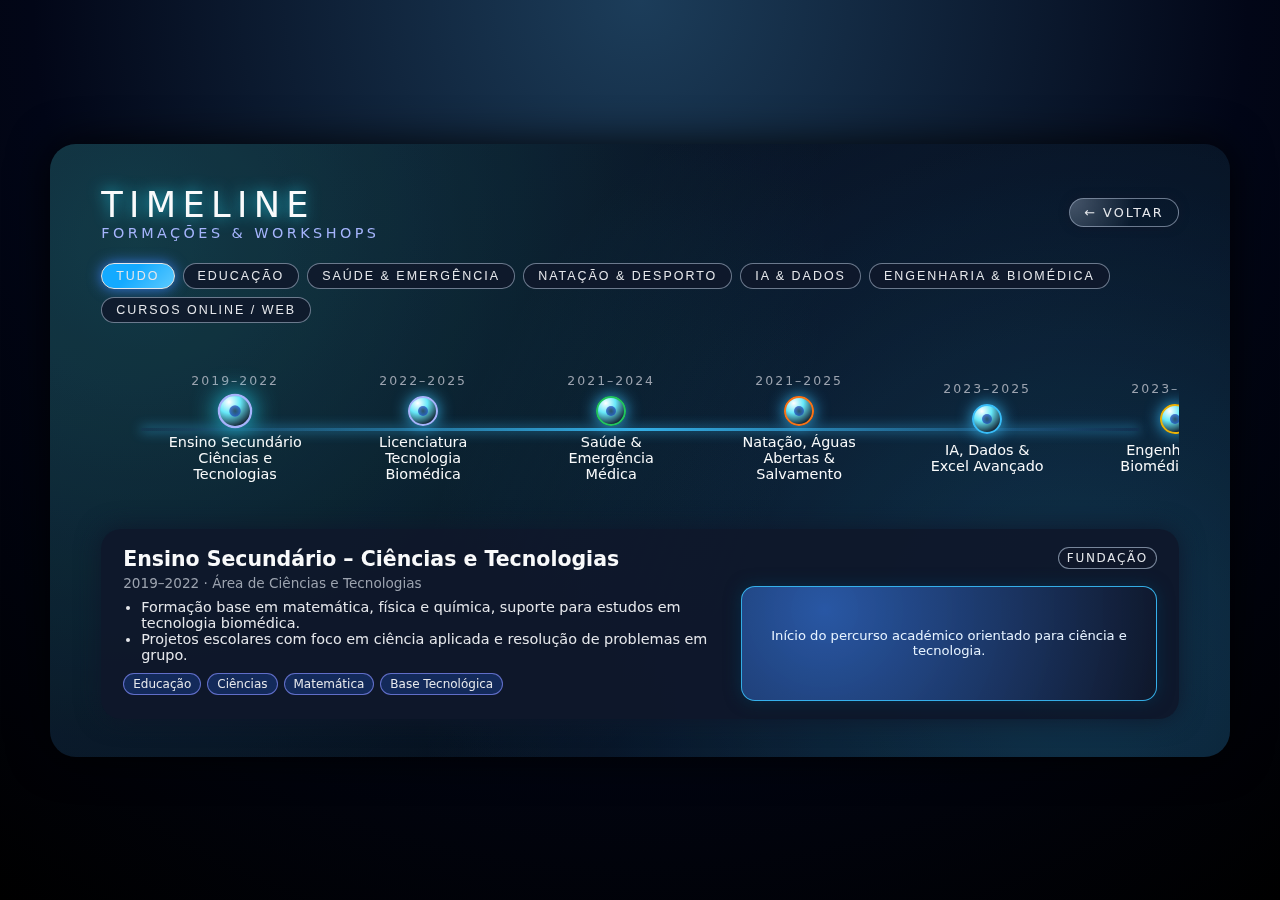
<file: formacoes.html>
<!DOCTYPE html>
<html lang="pt">
<head>
  <meta charset="UTF-8">
  <title>Timeline – Formações & Workshops</title>
  <meta name="viewport" content="width=device-width, initial-scale=1.0">

  <style>
    *{box-sizing:border-box;margin:0;padding:0}
    body{
      font-family:system-ui,-apple-system,BlinkMacSystemFont,"Segoe UI",sans-serif;
      background:radial-gradient(circle at top,#1c3d5a 0%,#020617 55%,#000 100%);
      color:#f9fafb;
      min-height:100vh;
      display:flex;
      align-items:center;
      justify-content:center;
    }

    #timeline-section{
      position:relative;
      width:min(1180px,100%);
      padding:40px 4vw 38px;
      background:linear-gradient(135deg,rgba(10,20,40,0.97),rgba(1,6,20,0.96));
      border-radius:26px;
      box-shadow:0 0 40px rgba(0,0,0,0.85);
      overflow:hidden;
      display:grid;
      grid-template-rows:auto auto 1fr;
      row-gap:18px;
    }
    .tl-bg{
      position:absolute;
      inset:-40px;
      background:
        radial-gradient(circle at 10% 20%,rgba(45,212,191,0.25),transparent 55%),
        radial-gradient(circle at 85% 80%,rgba(56,189,248,0.3),transparent 55%);
      opacity:0.8;
      mix-blend-mode:screen;
      pointer-events:none;
    }

    .tl-header{
      position:relative;
      z-index:1;
      display:flex;
      justify-content:space-between;
      align-items:center;
      margin-bottom:4px;
    }
    .tl-title{
      font-size:2.2rem;
      letter-spacing:.18em;
      text-transform:uppercase;
      text-shadow:0 0 15px rgba(34,211,238,0.9);
    }
    .tl-sub{
      font-size:.9rem;
      letter-spacing:.24em;
      text-transform:uppercase;
      color:#a5b4fc;
    }
    .tl-back{
      padding:6px 14px;
      border-radius:999px;
      border:1px solid rgba(148,163,184,0.7);
      color:#e5e7eb;
      text-decoration:none;
      font-size:.8rem;
      letter-spacing:.16em;
      text-transform:uppercase;
      background:radial-gradient(circle at 0 0,rgba(148,163,184,0.45),transparent 60%);
      box-shadow:0 0 10px rgba(15,23,42,0.9);
      transition:background .2s,transform .2s,box-shadow .2s;
    }
    .tl-back:hover{
      background:radial-gradient(circle at 0 0,rgba(96,165,250,0.9),transparent 60%);
      transform:translateY(-1px);
      box-shadow:0 0 16px rgba(59,130,246,0.9);
    }

    /* Filtros */
    .tl-filters{
      position:relative;
      z-index:1;
      display:flex;
      flex-wrap:wrap;
      gap:8px;
      margin-bottom:8px;
    }
    .tl-filter{
      padding:5px 14px;
      border-radius:999px;
      border:1px solid rgba(148,163,184,0.7);
      background:rgba(15,23,42,0.85);
      color:#e5e7eb;
      font-size:.78rem;
      letter-spacing:.16em;
      text-transform:uppercase;
      cursor:pointer;
      transition:background .18s,border-color .18s,box-shadow .18s;
    }
    .tl-filter.active{
      background:linear-gradient(135deg,#14aaff 40%,#75d5ff 120%);
      border-color:#e5e7eb;
      box-shadow:0 0 14px rgba(59,130,246,0.9);
    }

    .tl-main{
      position:relative;
      z-index:1;
      margin-top:4px;
      display:grid;
      grid-template-rows:auto minmax(190px,1fr);
      row-gap:16px;
    }

    .tl-track-wrapper{
      position:relative;
      overflow-x:auto;
      padding-bottom:10px;
    }
    .tl-track{
      position:relative;
      height:150px;
      min-width:980px;
      display:flex;
      align-items:center;
      padding:0 40px;
    }
    .tl-line{
      position:absolute;
      left:40px;
      right:40px;
      top:50%;
      height:3px;
      background:linear-gradient(90deg,rgba(59,130,246,0.1),rgba(56,189,248,0.9),rgba(59,130,246,0.1));
      box-shadow:0 0 12px rgba(56,189,248,0.9);
    }

    .tl-node{
      position:relative;
      flex:0 0 auto;
      width:140px;
      display:flex;
      flex-direction:column;
      align-items:center;
      gap:8px;
      margin:0 24px;
      cursor:pointer;
      text-align:center;
    }
    .tl-dot{
      width:30px;
      height:30px;
      border-radius:50%;
      border:2px solid rgba(191,219,254,0.9);
      background:radial-gradient(circle at 30% 20%,#ffffff 0,#67e8f9 35%,#0b1120 85%);
      box-shadow:0 0 16px rgba(56,189,248,0.9);
      position:relative;
    }
    .tl-dot::after{
      content:"";
      position:absolute;
      inset:30%;
      border-radius:50%;
      background:radial-gradient(circle,#0f172a 0,#1d4ed8 80%);
      opacity:.7;
    }

    /* cores por categoria */
    .tl-node[data-category="educacao"] .tl-dot{border-color:#a5b4fc;}
    .tl-node[data-category="saude"] .tl-dot{border-color:#22c55e;}
    .tl-node[data-category="desporto"] .tl-dot{border-color:#f97316;}
    .tl-node[data-category="ia"] .tl-dot{border-color:#38bdf8;}
    .tl-node[data-category="engenharia"] .tl-dot{border-color:#eab308;}
    .tl-node[data-category="online"] .tl-dot{border-color:#ec4899;}

    .tl-node.active .tl-dot{
      transform:scale(1.15);
      box-shadow:0 0 22px rgba(34,211,238,1);
    }

    .tl-year{
      font-size:.78rem;
      letter-spacing:.16em;
      text-transform:uppercase;
      color:#9ca3af;
    }
    .tl-label{
      font-size:.9rem;
      max-width:140px;
    }

    /* Painel detalhe */
    .tl-detail{
      position:relative;
      background:rgba(15,23,42,0.94);
      border-radius:20px;
      padding:18px 22px;
      display:grid;
      grid-template-columns:1.3fr 0.9fr;
      column-gap:18px;
      box-shadow:0 0 24px rgba(15,23,42,0.95);
      min-height:190px;
    }
    .tl-detail-main h2{
      margin-bottom:4px;
      font-size:1.28rem;
    }
    .tl-detail-main .tl-detail-meta{
      font-size:.85rem;
      color:#9ca3af;
      margin-bottom:8px;
    }
    .tl-detail-main ul{
      margin-left:18px;
      font-size:.9rem;
      color:#e5e7eb;
    }
    .tl-tags{
      margin-top:10px;
      display:flex;
      flex-wrap:wrap;
      gap:6px;
    }
    .tl-tag{
      padding:3px 9px;
      border-radius:999px;
      font-size:.75rem;
      background:rgba(37,99,235,0.25);
      border:1px solid rgba(129,140,248,0.7);
      color:#e5e7eb;
    }

    .tl-detail-side{
      display:flex;
      flex-direction:column;
      gap:8px;
      align-items:flex-end;
      justify-content:space-between;
    }
    .tl-badge{
      padding:3px 8px;
      border-radius:999px;
      font-size:.75rem;
      text-transform:uppercase;
      letter-spacing:.14em;
      border:1px solid rgba(148,163,184,0.8);
      color:#e5e7eb;
      background:rgba(15,23,42,0.9);
    }
    .tl-media{
      width:100%;
      height:115px;
      border-radius:14px;
      border:1.5px solid rgba(56,189,248,0.9);
      background:radial-gradient(circle at 20% 20%,rgba(59,130,246,0.6),rgba(15,23,42,0.9));
      display:flex;
      align-items:center;
      justify-content:center;
      font-size:.82rem;
      color:#e5f2ff;
      box-shadow:0 0 16px rgba(8,47,73,0.9);
      text-align:center;
      padding:0 10px;
    }

    @media (max-width:900px){
      #timeline-section{padding:32px 4vw 32px;}
      .tl-detail{
        grid-template-columns:1fr;
        row-gap:10px;
      }
      .tl-detail-side{align-items:flex-start;}
    }
  </style>
</head>
<body>

<section id="timeline-section">
  <div class="tl-bg"></div>

  <div class="tl-header">
    <div>
      <div class="tl-title">Timeline</div>
      <div class="tl-sub">Formações & Workshops</div>
    </div>
    <a href="index.html" class="tl-back">← Voltar</a>
  </div>

  <div class="tl-filters">
    <button class="tl-filter active" data-filter="all">Tudo</button>
    <button class="tl-filter" data-filter="educacao">Educação</button>
    <button class="tl-filter" data-filter="saude">Saúde & Emergência</button>
    <button class="tl-filter" data-filter="desporto">Natação & Desporto</button>
    <button class="tl-filter" data-filter="ia">IA & Dados</button>
    <button class="tl-filter" data-filter="engenharia">Engenharia & Biomédica</button>
    <button class="tl-filter" data-filter="online">Cursos Online / Web</button>
  </div>

  <div class="tl-main">
    <div class="tl-track-wrapper">
      <div class="tl-track" id="tlTrack">
        <div class="tl-line"></div>

        <!-- Educação base -->
        <div class="tl-node active"
             data-id="secundario"
             data-category="educacao">
          <div class="tl-year">2019–2022</div>
          <div class="tl-dot"></div>
          <div class="tl-label">Ensino Secundário<br>Ciências e Tecnologias</div>
        </div>

        <div class="tl-node"
             data-id="licenciatura"
             data-category="educacao">
          <div class="tl-year">2022–2025</div>
          <div class="tl-dot"></div>
          <div class="tl-label">Licenciatura<br>Tecnologia Biomédica</div>
        </div>

        <!-- Saúde & emergência -->
        <div class="tl-node"
             data-id="saude-emergencia"
             data-category="saude">
          <div class="tl-year">2021–2024</div>
          <div class="tl-dot"></div>
          <div class="tl-label">Saúde &<br>Emergência Médica</div>
        </div>

        <!-- Natação & desporto -->
        <div class="tl-node"
             data-id="desporto"
             data-category="desporto">
          <div class="tl-year">2021–2025</div>
          <div class="tl-dot"></div>
          <div class="tl-label">Natação, Águas<br>Abertas & Salvamento</div>
        </div>

        <!-- IA & dados -->
        <div class="tl-node"
             data-id="ia-dados"
             data-category="ia">
          <div class="tl-year">2023–2025</div>
          <div class="tl-dot"></div>
          <div class="tl-label">IA, Dados &<br>Excel Avançado</div>
        </div>

        <!-- Engenharia & biomédica -->
        <div class="tl-node"
             data-id="engenharia-bio"
             data-category="engenharia">
          <div class="tl-year">2023–2024</div>
          <div class="tl-dot"></div>
          <div class="tl-label">Engenharia &<br>Biomédica / 3D</div>
        </div>

        <!-- Cursos online / Web / Python -->
        <div class="tl-node"
             data-id="online-web"
             data-category="online">
          <div class="tl-year">2022–2023</div>
          <div class="tl-dot"></div>
          <div class="tl-label">Python, Análise<br>de Dados & Web</div>
        </div>

      </div>
    </div>

    <div class="tl-detail" id="tlDetail"></div>
  </div>
</section>

<script>
  const TL_DATA = {
    secundario: {
      titulo: "Ensino Secundário – Ciências e Tecnologias",
      meta: "2019–2022 · Área de Ciências e Tecnologias",
      bullets: [
        "Formação base em matemática, física e química, suporte para estudos em tecnologia biomédica.",
        "Projetos escolares com foco em ciência aplicada e resolução de problemas em grupo."
      ],
      tags: ["Educação", "Ciências", "Matemática", "Base Tecnológica"],
      badge: "Fundação",
      media: "Início do percurso académico orientado para ciência e tecnologia."
    },

    licenciatura: {
      titulo: "Licenciatura em Tecnologia Biomédica",
      meta: "2022–2025 · Tecnologia e Saúde",
      bullets: [
        "Estudo de eletrónica, instrumentação biomédica e processamento de sinais fisiológicos (ECG, EEG, etc.).",
        "Projetos com Python para análise de dados e desenvolvimento de ferramentas de monitorização.",
        "Trabalho em equipa multidisciplinar entre engenharia, saúde e investigação."
      ],
      tags: ["Tecnologia Biomédica", "Python", "Sinais Biomédicos", "Eletrónica"],
      badge: "Core Académico",
      media: "Formação superior que liga engenharia a cuidados de saúde."
    },

    "saude-emergencia": {
      titulo: "Formações em Saúde & Emergência Médica",
      meta: "2021–2024 · Saúde, emergência e suporte à vida",
      bullets: [
        "INEM: Reanimar com INEM, Reanimação de Alto Desempenho; formação sobre COVID‑19 (prevenções básicas de controlo de infeções e gestão de \"COVIDIOTERMINAR\"); abordagem à pessoa autista; Via Verde AVC / Via Verde Sépsis (2022).",
        "AFSS: Suporte Básico de Vida com e sem DAE, Suporte Básico de Vida Pediátrico, Primeiros Socorros em Adultos, STOP THE BLEED, Eletrocardiografia Nível I e II (2021/2022).",
        "FEMÉDICA: Curso Tripulante de Ambulância de Socorro (2021).",
        "IPS: Seminário «Electromedicina: Gestão e Manutenção de Equipamentos Médicos» – Hospital Garcia de Orta (2022)."
      ],
      tags: ["Suporte Básico de Vida", "Emergência Médica", "INEM", "Electromedicina"],
      badge: "Saúde & Emergência",
      media: "Formações práticas focadas em suporte à vida, emergência e contexto hospitalar."
    },

    desporto: {
      titulo: "Natação, Águas Abertas & Salvamento",
      meta: "2021–2025 · Desporto aquático e salvamento",
      bullets: [
        "ASSOCIAÇÃO DE NATAÇÃO DE LISBOA (2025): Curso Elementar de Natação Pura, Natação Adaptada e Águas Abertas + estágio.",
        "TREINO DE MAR (2024): Carta de Patrão Local / Curso Vela – Iniciação.",
        "AESP & ISN (2022): Surf & Rescue.",
        "4EMES (2021): Curso Nadador Salvador.",
        "Prática contínua de natação pura, águas abertas e salvamento aquático desportivo."
      ],
      tags: ["Natação", "Águas Abertas", "Salvamento", "Resistência"],
      badge: "Desporto & Resgate",
      media: "Percurso desportivo que reforça disciplina, resistência e responsabilidade em contexto aquático."
    },

    "ia-dados": {
      titulo: "IA, Dados & Excel Avançado",
      meta: "2023–2025 · Inteligência Artificial, análise de dados e ferramentas",
      bullets: [
        "SANTANDER | OPEN ACADEMY (2024): Workshop Introdução à AI (Code for ALL) e formação em Excel.",
        "TECMINHO (2024): Inteligência Artificial aplicada ao Marketing de Conteúdo.",
        "HOSPITAL DA LUZ (2024): Inteligência Artificial na área da saúde.",
        "WORKVIEW (2025): Prevenção e combate a incêndios e evacuação de pessoas; primeiros socorros (emergências médicas e SBV); introdução a segurança e saúde ocupacional, com foco em contextos práticos.",
        "MAGMA STUDIO (2024): Workshops de Excel (níveis 1.0 e 2.0), finanças pessoais e gestão de projetos com NTT Data."
      ],
      tags: ["IA", "Excel", "Análise de Dados", "Saúde Digital"],
      badge: "IA & Dados",
      media: "Workshops que combinam inteligência artificial, análise de dados e ferramentas de produtividade."
    },

    "engenharia-bio": {
      titulo: "Engenharia, Biomédica & 3D",
      meta: "2023–2024 · Engenharia, biomédica e impressão 3D",
      bullets: [
        "NOVA FCT (2023): JORTC23 de Engenharia Biomédica FCT.",
        "XIX ENEEB (2024): Workshop de modelagem e impressão 3D com aplicações em reabilitação e interfaces computacionais para comunicação e controlo.",
        "MAGMA STUDIO (2024): Workshop de Matemática e Engenharia com a TAP e workshop de Engenharia de Sistemas Ferroviários."
      ],
      tags: ["Engenharia Biomédica", "Impressão 3D", "Sistemas", "Reabilitação"],
      badge: "Engenharia & I&D",
      media: "Eventos focados em engenharia biomédica, sistemas e tecnologias emergentes."
    },

    "online-web": {
      titulo: "Python, Análise de Dados & Desenvolvimento Web",
      meta: "2022–2023 · Cursos online e workshops digitais",
      bullets: [
        "CASA EUROPA, LE WAGON (2022/2023): Workshop de Análise de Dados com Python.",
        "CASA EUROPA, LE WAGON (2022/2023): Workshop Design para dispositivos móveis (UX/UI).",
        "CASA EUROPA, LE WAGON (2022/2023): Curso criar um site (HTML & CSS, Bootstrap, PHP, SQL e UX/UI)."
      ],
      tags: ["Python", "Análise de Dados", "UX/UI", "HTML & CSS", "Web Dev"],
      badge: "Cursos Online",
      media: "Formações digitais que reforçam competências em programação, UX/UI e desenvolvimento web."
    }
  };

  const track = document.getElementById("tlTrack");
  const nodes = track.querySelectorAll(".tl-node");
  const detail = document.getElementById("tlDetail");
  const filters = document.querySelectorAll(".tl-filter");

  function renderDetail(id){
    const d = TL_DATA[id];
    if(!d) return;
    detail.innerHTML = `
      <div class="tl-detail-main">
        <h2>${d.titulo}</h2>
        <div class="tl-detail-meta">${d.meta}</div>
        <ul>${d.bullets.map(b=>`<li>${b}</li>`).join("")}</ul>
        <div class="tl-tags">
          ${d.tags.map(t=>`<span class="tl-tag">${t}</span>`).join("")}
        </div>
      </div>
      <div class="tl-detail-side">
        <div class="tl-badge">${d.badge}</div>
        <div class="tl-media">${d.media}</div>
      </div>
    `;
  }

  // inicial
  renderDetail("secundario");

  nodes.forEach(node=>{
    node.addEventListener("click",()=>{
      nodes.forEach(n=>n.classList.remove("active"));
      node.classList.add("active");
      const id = node.getAttribute("data-id");
      renderDetail(id);

      const wrapper = node.closest(".tl-track-wrapper");
      const rect = node.getBoundingClientRect();
      const wrapRect = wrapper.getBoundingClientRect();
      const offset = rect.left - (wrapRect.left + wrapRect.width/2 - rect.width/2);
      wrapper.scrollBy({left: offset, behavior:"smooth"});
    });
  });

  filters.forEach(btn=>{
    btn.addEventListener("click",()=>{
      const cat = btn.getAttribute("data-filter");
      filters.forEach(b=>b.classList.remove("active"));
      btn.classList.add("active");

      nodes.forEach(node=>{
        const nCat = node.getAttribute("data-category");
        if(cat==="all" || nCat===cat){
          node.style.opacity="1";
          node.style.pointerEvents="auto";
        }else{
          node.style.opacity=".25";
          node.style.pointerEvents="none";
        }
      });
    });
  });
</script>

</body>
</html>
</file>
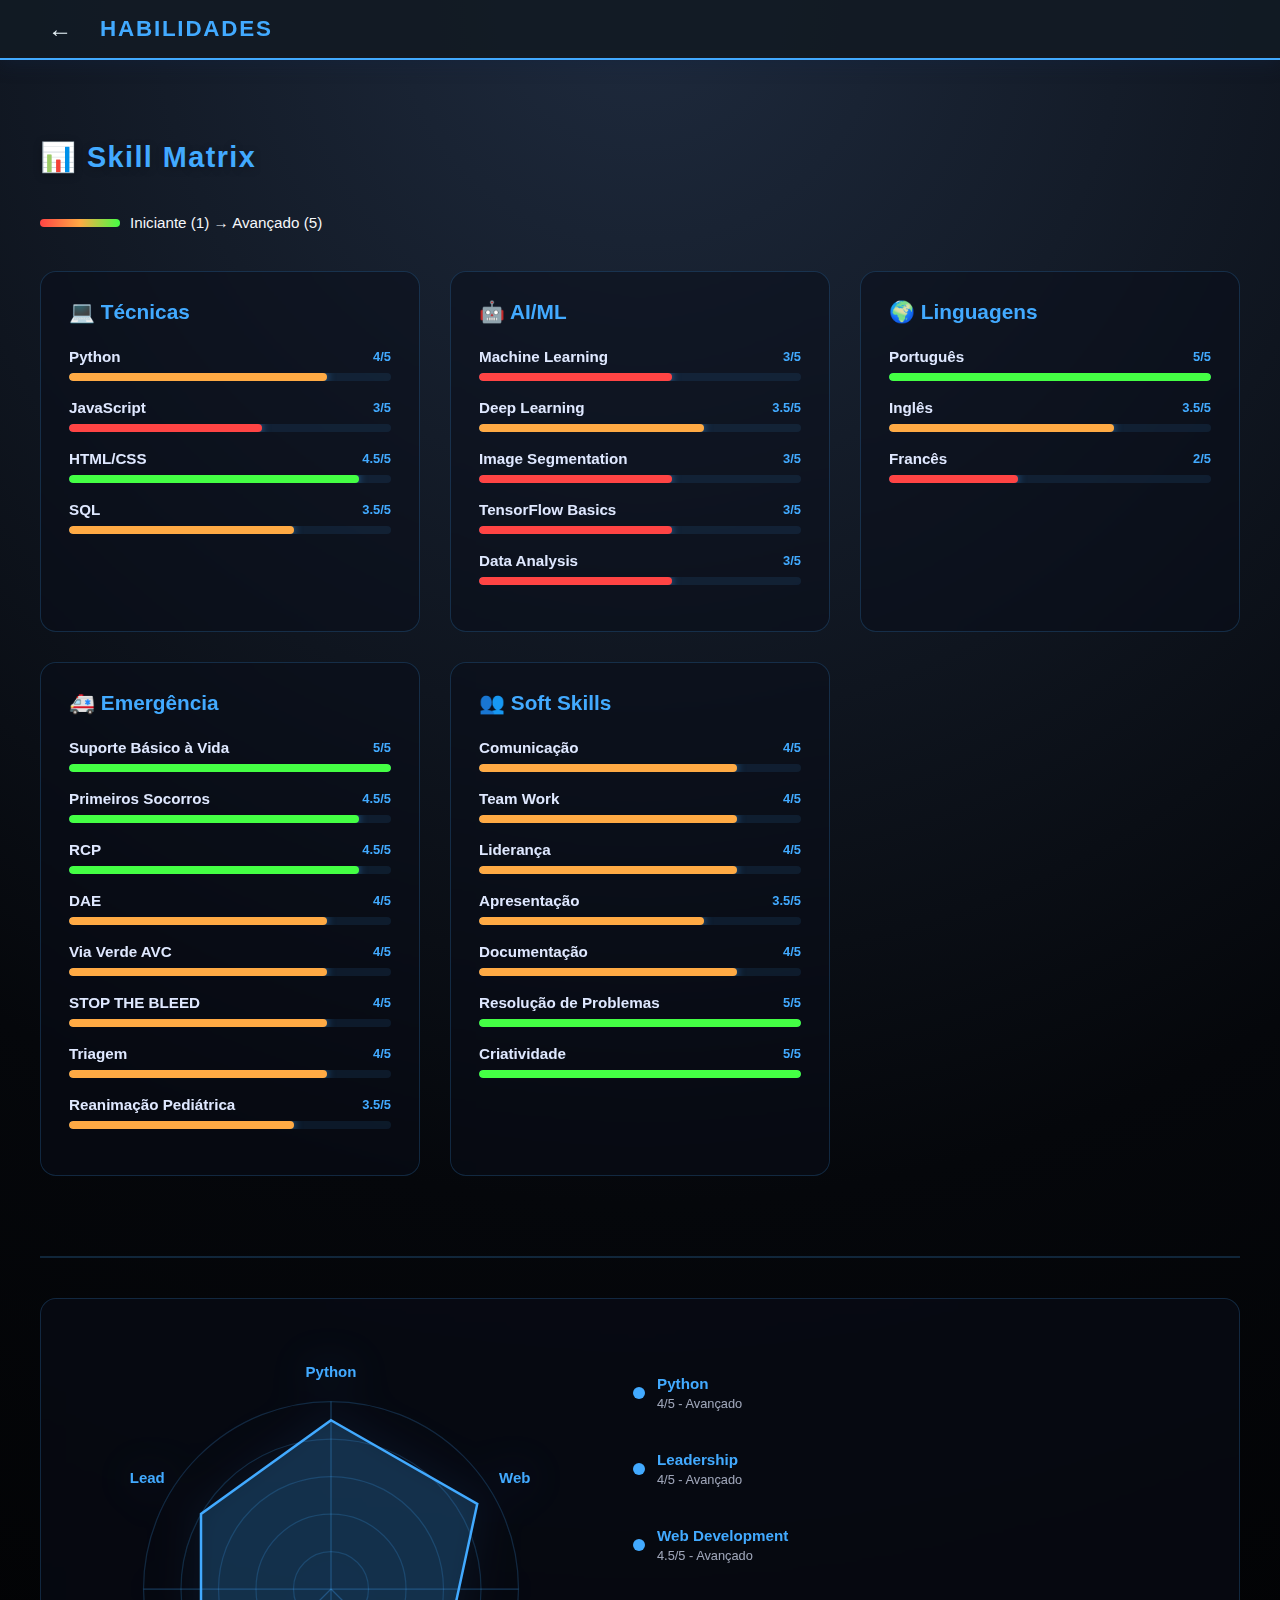
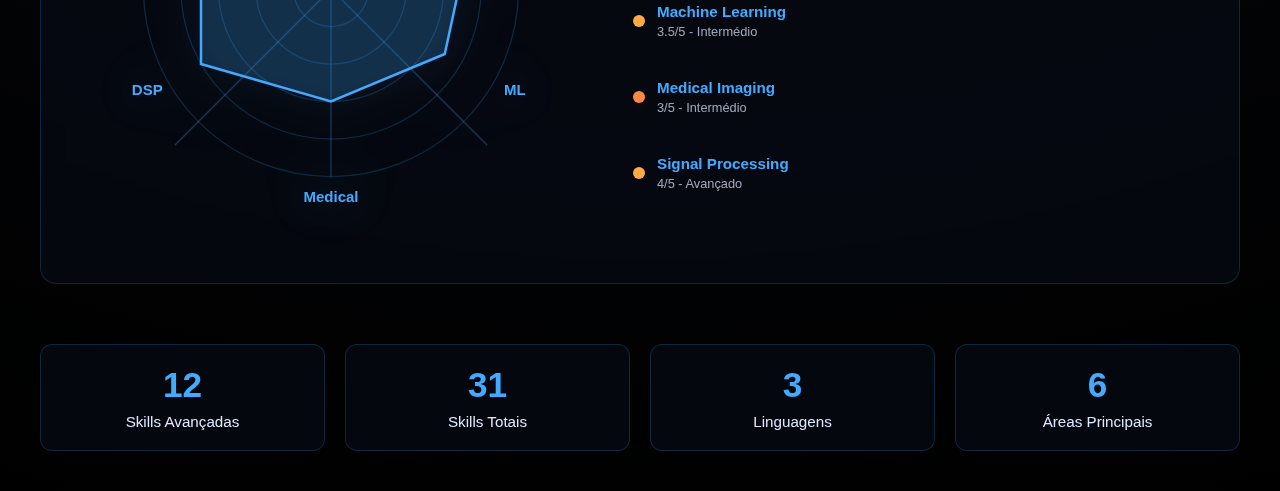
<file: habilidades.html>
<!DOCTYPE html>
<html lang="pt">
<head>
  <meta charset="UTF-8">
  <meta name="viewport" content="width=device-width, initial-scale=1.0">
  <title>Habilidades</title>
  <style>
    * {
      margin: 0;
      padding: 0;
      box-sizing: border-box;
    }

    body {
      background: radial-gradient(circle at top, #1e2a3d 0%, #05070b 55%, #000000 100%);
      font-family: 'Segoe UI', Arial, sans-serif;
      color: #f5f7fa;
      overflow-x: hidden;
      min-height: 100vh;
    }

    /* HUD */
    .top-hud {
      position: fixed;
      top: 0;
      left: 0;
      width: 100vw;
      height: 60px;
      background: rgba(18, 26, 36, 0.95);
      display: flex;
      align-items: center;
      justify-content: space-between;
      padding: 0 40px;
      z-index: 9999;
      border-bottom: 2.5px solid #42aaff;
      box-shadow: 0 2px 18px #12244477;
    }

    .hud-left {
      display: flex;
      align-items: center;
      gap: 20px;
    }

    .back-btn {
      background: none;
      border: none;
      color: #e9f5fa;
      font-size: 1.5em;
      cursor: pointer;
      transition: filter 0.2s;
      width: 40px;
      height: 40px;
      display: flex;
      align-items: center;
      justify-content: center;
    }

    .back-btn:hover {
      filter: brightness(1.22) drop-shadow(0 2px 6px #069cffbb);
    }

    .hud-title {
      font-size: 1.4em;
      font-weight: 700;
      letter-spacing: 0.08em;
      color: #42aaff;
    }

    /* CONTENT */
    .content {
      margin-top: 100px;
      padding: 40px;
      max-width: 1400px;
      margin-left: auto;
      margin-right: auto;
    }

    .section-title {
      font-size: 1.8em;
      font-weight: 700;
      color: #42aaff;
      margin-bottom: 40px;
      letter-spacing: 0.05em;
      text-shadow: 0 2px 8px #0004;
    }

    /* LEGEND */
    .legend {
      display: flex;
      gap: 24px;
      margin-bottom: 40px;
      flex-wrap: wrap;
    }

    .legend-item {
      display: flex;
      align-items: center;
      gap: 10px;
      font-size: 0.95em;
    }

    .legend-bar {
      width: 80px;
      height: 8px;
      background: linear-gradient(to right, #ff4444, #ffaa44, #44ff44);
      border-radius: 4px;
    }

    /* MATRIX */
    .matrix-container {
      display: grid;
      grid-template-columns: repeat(auto-fit, minmax(280px, 1fr));
      gap: 30px;
      margin-bottom: 60px;
    }

    .matrix-column {
      background: rgba(8, 12, 24, 0.5);
      border: 1.5px solid rgba(66, 170, 255, 0.2);
      border-radius: 16px;
      padding: 28px;
      backdrop-filter: blur(10px);
      transition: all 0.3s ease;
    }

    .matrix-column:hover {
      background: rgba(8, 12, 24, 0.8);
      border-color: #42aaff;
      transform: translateY(-4px);
    }

    .column-title {
      font-size: 1.3em;
      font-weight: 700;
      color: #42aaff;
      margin-bottom: 24px;
      display: flex;
      align-items: center;
      gap: 8px;
    }

    .skill-item {
      margin-bottom: 18px;
    }

    .skill-name {
      font-size: 0.95em;
      font-weight: 600;
      color: #dfe8ff;
      margin-bottom: 8px;
      display: flex;
      justify-content: space-between;
      align-items: center;
    }

    .skill-level {
      font-size: 0.85em;
      color: #42aaff;
      font-weight: 700;
    }

    .skill-bar {
      width: 100%;
      height: 8px;
      background: rgba(66, 170, 255, 0.1);
      border-radius: 4px;
      overflow: hidden;
    }

    .skill-fill {
      height: 100%;
      background: linear-gradient(90deg, #42aaff, #75d5ff);
      border-radius: 4px;
      transition: width 0.6s ease;
      box-shadow: 0 0 8px #42aaffaa;
    }

    /* RADAR */
    .radar-section {
      margin-top: 80px;
      padding-top: 40px;
      border-top: 2px solid rgba(66, 170, 255, 0.2);
    }

    .radar-container {
      background: rgba(8, 12, 24, 0.6);
      border: 1.5px solid rgba(66, 170, 255, 0.2);
      border-radius: 16px;
      padding: 40px;
      display: flex;
      gap: 40px;
      align-items: center;
      flex-wrap: wrap;
      backdrop-filter: blur(10px);
    }

    .radar-chart {
      flex: 1;
      min-width: 300px;
      max-width: 500px;
      aspect-ratio: 1;
    }

    .radar-chart svg {
      width: 100%;
      height: 100%;
      filter: drop-shadow(0 0 20px rgba(66, 170, 255, 0.3));
    }

    .radar-legend {
      flex: 1;
      min-width: 250px;
    }

    .radar-legend-item {
      display: flex;
      align-items: center;
      gap: 12px;
      margin-bottom: 16px;
      padding: 12px;
      border-radius: 8px;
      transition: all 0.3s ease;
    }

    .radar-legend-item:hover {
      background: rgba(66, 170, 255, 0.1);
    }

    .radar-color {
      width: 12px;
      height: 12px;
      border-radius: 50%;
    }

    .radar-text {
      display: flex;
      flex-direction: column;
      gap: 4px;
    }

    .radar-skill-name {
      font-weight: 600;
      color: #42aaff;
      font-size: 0.95em;
    }

    .radar-skill-level {
      font-size: 0.8em;
      color: #dfe8ff;
      opacity: 0.7;
    }

    /* SUMMARY */
    .summary-grid {
      display: grid;
      grid-template-columns: repeat(auto-fit, minmax(200px, 1fr));
      gap: 20px;
      margin-top: 60px;
    }

    .summary-card {
      background: rgba(8, 12, 24, 0.6);
      border: 1.5px solid rgba(66, 170, 255, 0.2);
      border-radius: 12px;
      padding: 20px;
      text-align: center;
      backdrop-filter: blur(10px);
      transition: all 0.3s ease;
    }

    .summary-card:hover {
      background: rgba(8, 12, 24, 0.9);
      border-color: #42aaff;
    }

    .summary-number {
      font-size: 2.2em;
      font-weight: 700;
      color: #42aaff;
      margin-bottom: 8px;
    }

    .summary-label {
      font-size: 0.95em;
      color: #dfe8ff;
    }

    /* RESPONSIVO */
    @media (max-width: 768px) {
      .content {
        margin-top: 100px;
        padding: 20px;
      }

      .matrix-container {
        grid-template-columns: 1fr;
      }

      .radar-container {
        flex-direction: column;
        gap: 30px;
      }

      .section-title {
        font-size: 1.4em;
      }
    }
  </style>
</head>
<body>
  <!-- HUD -->
  <div class="top-hud">
    <div class="hud-left">
      <button class="back-btn" onclick="window.location.href='index.html'">←</button>
      <span class="hud-title">HABILIDADES</span>
    </div>
  </div>

  <!-- CONTENT -->
  <div class="content">
    <!-- MATRIX SECTION -->
    <h1 class="section-title">📊 Skill Matrix</h1>

    <div class="legend">
      <div class="legend-item">
        <div class="legend-bar"></div>
        <span>Iniciante (1) → Avançado (5)</span>
      </div>
    </div>

    <div class="matrix-container" id="matrixContainer"></div>

    <!-- RADAR SECTION -->
    <div class="radar-section">
      <div class="radar-container">
        <div class="radar-chart">
          <svg viewBox="0 0 400 400" xmlns="http://www.w3.org/2000/svg">
            <!-- Circles (background grid) -->
            <circle cx="200" cy="200" r="30" fill="none" stroke="#42aaff" stroke-width="1" opacity="0.2"/>
            <circle cx="200" cy="200" r="60" fill="none" stroke="#42aaff" stroke-width="1" opacity="0.2"/>
            <circle cx="200" cy="200" r="90" fill="none" stroke="#42aaff" stroke-width="1" opacity="0.2"/>
            <circle cx="200" cy="200" r="120" fill="none" stroke="#42aaff" stroke-width="1" opacity="0.2"/>
            <circle cx="200" cy="200" r="150" fill="none" stroke="#42aaff" stroke-width="1" opacity="0.2"/>

            <!-- Axes -->
            <line x1="200" y1="200" x2="200" y2="50" stroke="#42aaff" stroke-width="1" opacity="0.3"/>
            <line x1="200" y1="200" x2="350" y2="200" stroke="#42aaff" stroke-width="1" opacity="0.3"/>
            <line x1="200" y1="200" x2="325" y2="325" stroke="#42aaff" stroke-width="1" opacity="0.3"/>
            <line x1="200" y1="200" x2="200" y2="350" stroke="#42aaff" stroke-width="1" opacity="0.3"/>
            <line x1="200" y1="200" x2="75" y2="325" stroke="#42aaff" stroke-width="1" opacity="0.3"/>
            <line x1="200" y1="200" x2="50" y2="200" stroke="#42aaff" stroke-width="1" opacity="0.3"/>

            <!-- Radar polygon - POSIÇÕES CORRETAS -->
            <polygon points="200,65 317,132 291,252 200,290 96,260 96,140" 
                     fill="#42aaff" fill-opacity="0.2" stroke="#42aaff" stroke-width="2"/>

            <!-- Axis labels - POSIÇÕES CORRETAS -->
            <text x="200" y="30" text-anchor="middle" fill="#42aaff" font-size="12" font-weight="600">Python</text>
            <text x="347" y="115" text-anchor="middle" fill="#42aaff" font-size="12" font-weight="600">Web</text>
            <text x="347" y="285" text-anchor="middle" fill="#42aaff" font-size="12" font-weight="600">ML</text>
            <text x="200" y="370" text-anchor="middle" fill="#42aaff" font-size="12" font-weight="600">Medical</text>
            <text x="53" y="285" text-anchor="middle" fill="#42aaff" font-size="12" font-weight="600">DSP</text>
            <text x="53" y="115" text-anchor="middle" fill="#42aaff" font-size="12" font-weight="600">Lead</text>
          </svg>
        </div>

        <div class="radar-legend">
          <div class="radar-legend-item">
            <div class="radar-color" style="background: #42aaff;"></div>
            <div class="radar-text">
              <div class="radar-skill-name">Python</div>
              <div class="radar-skill-level">4/5 - Avançado</div>
            </div>
          </div>

          <div class="radar-legend-item">
            <div class="radar-color" style="background: #42aaff;"></div>
            <div class="radar-text">
              <div class="radar-skill-name">Leadership</div>
              <div class="radar-skill-level">4/5 - Avançado</div>
            </div>
          </div>

          <div class="radar-legend-item">
            <div class="radar-color" style="background: #42aaff;"></div>
            <div class="radar-text">
              <div class="radar-skill-name">Web Development</div>
              <div class="radar-skill-level">4.5/5 - Avançado</div>
            </div>
          </div>

          <div class="radar-legend-item">
            <div class="radar-color" style="background: #ffaa44;"></div>
            <div class="radar-text">
              <div class="radar-skill-name">Machine Learning</div>
              <div class="radar-skill-level">3.5/5 - Intermédio</div>
            </div>
          </div>

          <div class="radar-legend-item">
            <div class="radar-color" style="background: #ff8844;"></div>
            <div class="radar-text">
              <div class="radar-skill-name">Medical Imaging</div>
              <div class="radar-skill-level">3/5 - Intermédio</div>
            </div>
          </div>

          <div class="radar-legend-item">
            <div class="radar-color" style="background: #ffaa44;"></div>
            <div class="radar-text">
              <div class="radar-skill-name">Signal Processing</div>
              <div class="radar-skill-level">4/5 - Avançado</div>
            </div>
          </div>
        </div>
      </div>
    </div>

    <!-- SUMMARY -->
    <div class="summary-grid">
      <div class="summary-card">
        <div class="summary-number">12</div>
        <div class="summary-label">Skills Avançadas</div>
      </div>
      <div class="summary-card">
        <div class="summary-number">31</div>
        <div class="summary-label">Skills Totais</div>
      </div>
      <div class="summary-card">
        <div class="summary-number">3</div>
        <div class="summary-label">Linguagens</div>
      </div>
      <div class="summary-card">
        <div class="summary-number">6</div>
        <div class="summary-label">Áreas Principais</div>
      </div>
    </div>
  </div>

  <script>
    const skills = {
      "💻 Técnicas": {
        "Python": 4,
        "JavaScript": 3,
        "HTML/CSS": 4.5,
        "SQL": 3.5
      },
      "🤖 AI/ML": {
        "Machine Learning": 3,
        "Deep Learning": 3.5,
        "Image Segmentation": 3,
        "TensorFlow Basics": 3,
        "Data Analysis": 3
      },
      "🌍 Linguagens": {
        "Português": 5,
        "Inglês": 3.5,
        "Francês": 2
      },
      "🚑 Emergência": {
        "Suporte Básico à Vida": 5,
        "Primeiros Socorros": 4.5,
        "RCP": 4.5,
        "DAE": 4,
        "Via Verde AVC": 4,
        "STOP THE BLEED": 4,
        "Triagem": 4,
        "Reanimação Pediátrica": 3.5
      },
      "👥 Soft Skills": {
        "Comunicação": 4,
        "Team Work": 4,
        "Liderança": 4,
        "Apresentação": 3.5,
        "Documentação": 4,
        "Resolução de Problemas": 5,
        "Criatividade": 5
      }
    };

    function getColor(level) {
      if (level >= 4.5) return '#44ff44';   // Verde (Avançado alto)
      if (level >= 3.5) return '#ffaa44';   // Laranja (Intermédio)
      return '#ff4444';                     // Vermelho (Iniciante)
    }
    function renderMatrix() {
      const container = document.getElementById('matrixContainer');
      container.innerHTML = '';

      Object.entries(skills).forEach(([category, items]) => {
        const column = document.createElement('div');
        column.className = 'matrix-column';
        column.innerHTML = `<div class="column-title">${category}</div>`;

        Object.entries(items).forEach(([skill, level]) => {
          const percentage = (level / 5) * 100;
          const skillHTML = document.createElement('div');
          skillHTML.className = 'skill-item';
          skillHTML.innerHTML = `
            <div class="skill-name">
              <span>${skill}</span>
              <span class="skill-level">${level}/5</span>
            </div>
            <div class="skill-bar">
              <div class="skill-fill" 
                   style="width: ${percentage}%; background: ${getColor(level)};">
              </div>
            </div>
          `;
          column.appendChild(skillHTML);
        });

        container.appendChild(column);
      });
    }

    renderMatrix();
  </script>
</body>
</html>
</file>
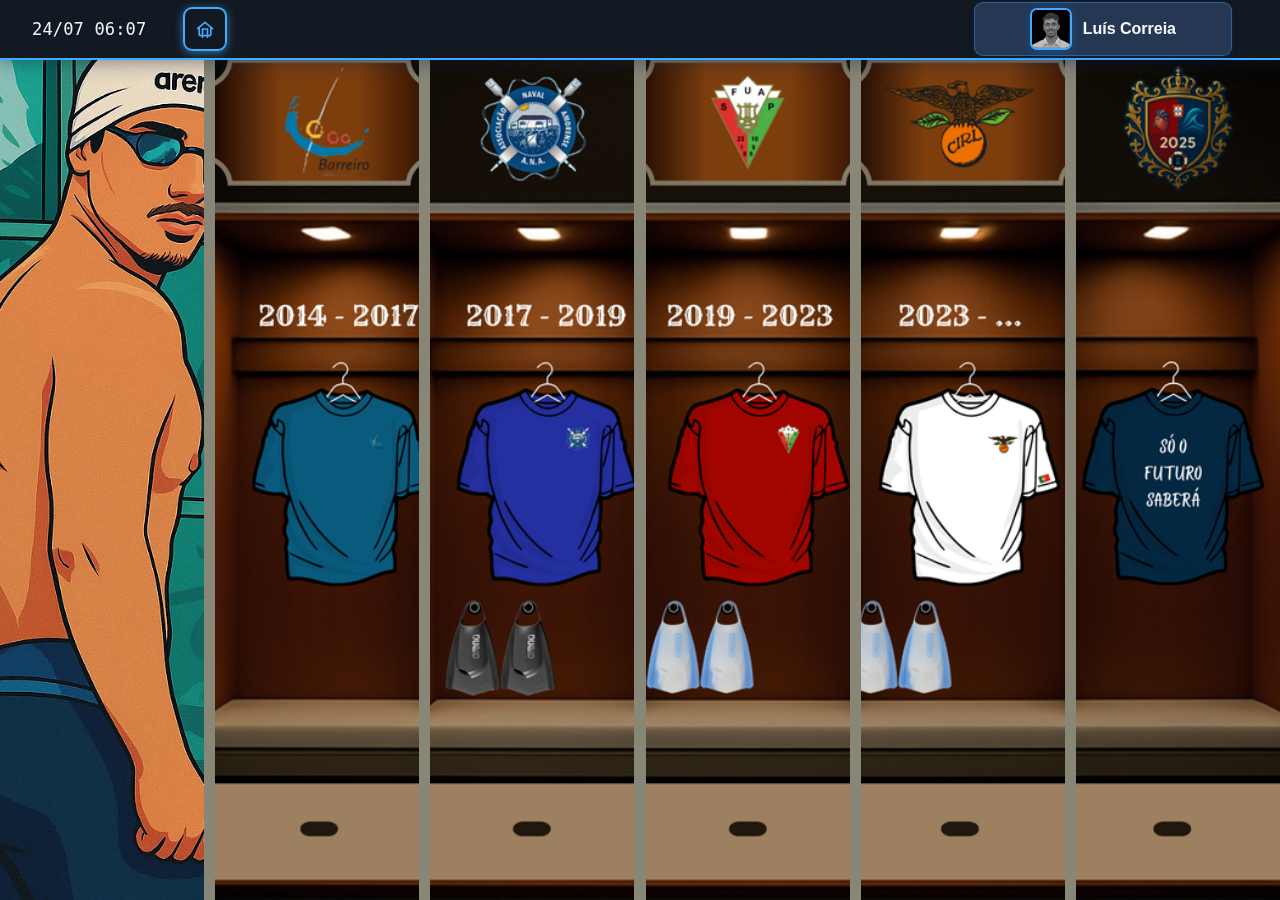
<file: NatacaoPura.html>
<!DOCTYPE html>
<html lang="pt">
<head>
<meta charset="UTF-8" />
<title>Imagens Coladas com Retângulos e HUD</title>
<style>
html, body {
  margin: 0; padding: 0;
  width: 100vw; height: 100vh;
  background: #1a1817;
  overflow: hidden;
  box-sizing: border-box;
  font-family: 'Segoe UI', Arial, sans-serif;
}
body {
  display: flex;
  flex-direction: column;
  height: 100vh;
  width: 100vw;
}
.top-hud {
  position: fixed;
  top: 0; left: 0;
  width: 100vw;
  height: 58px;
  background: rgba(18,26,36,0.93);
  display: flex; align-items: center; justify-content: space-between;
  padding: 0 32px;
  z-index: 9999;
  border-bottom: 2.5px solid #42aaff;
  box-shadow: 0 2px 18px #12244477;
  user-select: none;
}
.hud-left { display: flex; align-items: center; gap: 18px; }
.hud-time-date {
  color: #e9f5fa; font-size: 1.07em; letter-spacing: .1px; font-variant-numeric: tabular-nums;
  font-family: 'Segoe UI Mono', monospace;
  min-width: 115px; text-align: left; text-shadow: 1px 1px 2px #06060848;
  user-select: text;
}
.left-decor-btn {
  width: 44px; height: 44px; border-radius: 9px; margin-left: 18px;
  border: 2.5px solid #42aaff;
  box-shadow: 0 2px 10px #45baff88;
  background: none;
  display: inline-flex; align-items: center; justify-content: center; cursor: pointer;
  transition: background-color 0.2s ease;
}
.left-decor-btn svg { width: 20px; height: 20px; }
.left-decor-btn:hover {
  background: #428cff22;
}
.hud-center { flex: 1; display: flex; justify-content: flex-end; margin-left: auto; margin-right: 80px; }
.profile-area {
  display: flex; align-items: center; gap: 11px;
  background: rgba(42,62,94,0.82); border-radius: 9px;
  padding: 5px 55px 5px 55px;
  box-shadow: 0 1px 6px #006fff21, 0 2px 8px #121a2412;
  cursor: pointer; border: 1.5px solid #42aaff60;
  min-width: 0; max-width: 260px;
  user-select: none;
}
.profile-img {
  width: 38px; height: 38px; border-radius: 7px; object-fit: cover;
  border: 2.5px solid #42aaff;
  box-shadow: 0 2px 12px #0a79e058; background: #202a41;
}
.profile-name {
  color: #f3f8fc; font-weight: 600; font-size: 1em;
  max-width: 120px; overflow: hidden;
  text-overflow: ellipsis; white-space: nowrap;
  user-select: text;
}
.conteudo-wrapper {
  position: relative;
  flex: 1 1 auto;
  margin-top: 58px;
  width: 100vw;
  height: calc(100vh - 58px);
  display: flex;
  overflow: hidden;
}
.sala-imagens {
  display: flex;
  flex-direction: row;
  align-items: stretch;
  width: 100%;
  height: 100%;
  font-size: 0;
  position: relative;
}
.sala-imagens img {
  flex: 1 1 0;
  width: 0;
  height: 100%;
  object-fit: cover;
  display: block;
  margin: 0; border: none; padding: 0;
  box-shadow: none;
  min-width: 0; min-height: 0;
}
.separador {
  width: 3mm;
  min-width: 3mm;
  height: 100%;
  background: #878677;
  display: block;
  border: none;
  margin: 0; padding: 0;
  flex: 0 0 3mm;
}
@media (max-width:900px) {
  .sala-imagens { flex-direction: column; height: 100%; width: 100%; }
  .sala-imagens img, .separador {
    width: 100vw !important; max-width: 100vw;
    height: auto;
  }
  .separador {
    height: 3mm; max-height: 3mm; min-height: 3mm; width: 100vw;
  }
}
.sala-imagens img[onclick] {
  cursor: pointer;
  transition: box-shadow 0.15s, transform 0.15s;
}
.sala-imagens img[onclick]:hover {
  box-shadow: 0 0 20px #ffd70088, 0 0 0 2.5px #ffd700dd;
  transform: translateY(-4px) scale(1.035);
  outline: 0;
}
.dica-msg {
  position: absolute;
  left: 50%; top: 28px;
  background: #fff8ce;
  color: #473c08;
  font-weight: bold;
  padding: 8px 17px;
  border-radius: 13px;
  font-size: 1.05em;
  box-shadow: 0 2px 10px #0003;
  opacity: 0.96;
  pointer-events: none;
  z-index: 30;
  transform: translateX(-50%);
  transition: opacity 0.17s, top 0.17s;
  animation: piscarDica 1.6s infinite alternate;
  white-space: nowrap;
}
@keyframes piscarDica { 0%{opacity:1;} 100%{opacity:.5;} }

#screen-fade {
  position: fixed;
  top: 0; left: 0; width: 100vw; height: 100vh;
  background: black;
  opacity: 1;
  pointer-events: none;
  transition: opacity 0.8s ease-out;
  z-index: 10000;
}
/* Modal */
.cartao-modal-bg {
  position: fixed;
  inset: 0;
  background: rgba(12,13,20,0.67);
  z-index: 10000;
  display: flex;
  align-items: center;
  justify-content: center;
  opacity: 0;
  pointer-events: none;
  transition: opacity 0.3s ease;
}
.cartao-modal-bg.show {
  opacity: 1;
  pointer-events: auto;
}
.cartao-modal {
  width: 1100px;
  height: 520px;
  background: linear-gradient(135deg, #2346a5 60%, #0b101c 100%);
  border: 2.5px solid #2efaff60;
  box-shadow: 0 7px 32px #0008, 0 2px 0 #ccecff44 inset, 0 0 22px #227aff77;
  border-radius: 0;
  overflow: hidden;
  position: relative;
  font-family: 'Segoe UI', Arial, sans-serif;
  display: flex;
  align-items: stretch;
  justify-content: flex-start;
  padding: 0;
}
.cartao-conteudo-flex {
  display: flex;
  flex-direction: row;
  width: 100%;
  height: 100%;
}
.cartao-esq {
  width: 240px;
  background: #101c33;
  display: flex;
  align-items: center;
  justify-content: center;
}
.cartao-esq img {
  width: 95%;
  margin-left: 3px;
}
.cartao-centro {
  flex:1;
  background: #7ed5fc;
  display:flex;
  align-items:center;
  justify-content:center;
  color:#13394e;
  font-size:1.35em;
  font-family: monospace;
  text-align: center;
  padding: 0 !important;
}
/* Centro do mapa, posição relativa para os pins */
.mapa-centro-rel {
  position: relative;
  width: 98%;
  height: 96%;
  display: flex;
  align-items: center;
  justify-content: center;
}
.mapa-centro-rel img {
  width: 100%;
  height: 100%;
  object-fit: contain;
  border-radius: 7px;
}
/* PIN vermelhos sobre o mapa */
.pin-mapa {
  position: absolute;
  width: 4px;
  height: 4px;
  background: #ff2222;
  border: 3px solid #fff;
  border-radius: 50%;
  cursor: pointer;
  box-shadow: 0 0 9px 2px #a00d;
  transform: translate(-50%,-50%);
  z-index: 2;
  transition: box-shadow 0.12s;
}
.pin-mapa:hover {
  box-shadow: 0 0 15px 4px #ff5252bb;
  background: #ff5252;
}
/* Popup de info dos pins */
#pin-popup {
  position: absolute;
  min-width: 180px;
  background: #fff;
  color: #222f;
  border-radius: 12px;
  border: 2.5px solid #289affbb;
  box-shadow: 0 6px 24px #2238;
  padding: 12px 15px 14px 15px;
  font-size: 1.07em;
  left: 0;
  top: 0;
  z-index: 10;
  display: none;
  pointer-events: none;
}
#pin-popup img {
  display: block;
  margin: 6px auto 2px auto;
  max-width: 115px;
  max-height: 62px;
  border-radius: 7px;
}
.cartao-dir {
  width:270px;
  background: #101e30;
  display:flex;
  flex-direction:column;
  justify-content: center;
  align-items: stretch;
   padding-top: 42px;   
  padding-bottom: 20px;
  gap: 22px;        
}
.cartao-dir .info-rect {
  background:#1a2e45;
  color:#e4f3ff;
  font-size:1.11em;
  font-family: 'Fira Mono', monospace;
  border-radius:10px;
  padding: 28px 0;
  margin: 0 22px;
  letter-spacing: 1.2px;
  text-align: center;
  user-select: none;
  box-shadow: inset 0 0 6px #2d83ff55;
}
.medalha-img {
  width: 38px;
  height: 38px;
  object-fit: contain;
  border-radius: 7px;
  margin-right: 10px;
  margin-bottom: 4px;
  background: #fff2;
  border: 1.5px solid #eee6;
}
.qtd-medalha {
  font-family: 'Fira Mono', monospace;
  font-size: 1.15em;
  font-weight: bold;
  color: #ffd700;
}

.medalhas-info-horizontal {
  display: flex;
  flex-direction: row;
  justify-content: center;
  align-items: center;
  gap: 10px;             /* Reduzido - menos espaço entre medalhas */
  background: #1a2e45;
  border-radius: 10px;
  color: #e4f3ff;
  box-shadow: inset 0 0 6px #2d83ff55;
  margin: 5px;
}


.medalha-col {
  display: flex;
  flex-direction: column;
  align-items: center;
  gap: 4px;
}

.medalha-img {
  width: 36px;
  height: 36px;
  object-fit: contain;
  border-radius: 7px;
  background: #fff2;
  border: 1.5px solid #eee6;
}

.qtd-medalha {
  font-family: 'Fira Mono', monospace;
  font-size: 1.1em;
  font-weight: bold;
  color: #ffd700;
}
.qtd-medalha.prata { color: #d0d8e6; }
.qtd-medalha.bronze { color: #fa9940; }

.cartao-fechar {
  position: absolute;
  top: 11px; right: 15px;
  background: none;
  border: none;
  font-size: 1.5em;
  color: #e9f8ff;
  font-weight: bold;
  cursor: pointer;
  border-radius: 5px;
  transition: background .15s;
  line-height: 1;
  z-index: 2;
}
  .eventos-info {
  display: flex;
  flex-wrap: nowrap;
  gap: 12px;
  justify-content: center;
  align-items: center;
  padding: 12px 0;
  overflow-x: auto; /* permite scroll horizontal se necessário */
}

.evento-img {
  height: 60px;
  width: auto;
  border-radius: 8px;
  box-shadow: 0 0 8px #2a9df480;
  cursor: default;
  user-select: none;
  flex-shrink: 0; /* evita encolher */
  transition: transform 0.2s ease;
}
.evento-img:hover {
  transform: scale(1.08);
  box-shadow: 0 0 14px #3fa9ffcc;
}

.cartao-fechar:hover {
  background: #428cff33;
  color: #b02;
}
/* ====== CARTÃO 6 - MODAL PEQUENO ====== */
.cartao-modal.pequeno {
  width: 360px !important;  
  height: 220px !important;
}

/* ====== PAINEL DIREITO ====== */
.cartao-modal.pequeno .cartao-dir {
  width: 140px !important;
  padding: 12px 0 16px 0 !important;
  gap: 12px !important;
  margin-top: 10px;
  background: #101e30;
}

/* ====== RETÂNGULOS DE INFO (Genérico) ====== */
.cartao-modal.pequeno .info-rect {
  min-height: 82px !important;    /* altura maior/regulada */
  padding: 21px 0 !important;     /* espaço interno */
  font-size: 1.22em !important;   /* tamanho do texto */
  box-sizing: border-box;
  margin: 0 4px;
  display: flex;
  flex-wrap: wrap;
  align-items: center;
  justify-content: center;
  gap: 8px;
}

/* ====== RETÂNGULO DAS MEDALHAS ====== */
.cartao-modal.pequeno .medalhas-info-horizontal {
  padding: 18px 0 !important;
  gap: 14px !important;
  margin: 0 14px !important;
}

/* ====== IMAGENS DE MEDALHAS ====== */
.cartao-modal.pequeno .medalha-img {
  width: 48px !important;
  height: 48px !important;
  margin-bottom: 6px !important;
}

/* ====== NÚMEROS DAS MEDALHAS ====== */
.cartao-modal.pequeno .qtd-medalha {
  font-size: 1.22em !important;
}

/* ====== IMAGENS DE EVENTOS E LESÕES ====== */
.cartao-modal.pequeno .evento-img,
.cartao-modal.pequeno .lesoes-info .evento-img {
  height: 70px !important;
  max-width: 110px !important;
  margin: 0 7px !important;
  padding: 0;
}


/* Fundo escurecido */
.zoom-img-bg {
  position: fixed;
  inset: 0;
  background: rgba(20,32,54,0.88);
  z-index: 15000;
  display: flex;
  align-items: center;
  justify-content: center;
  cursor: zoom-out;
  animation: zoomFadeInBg 0.28s cubic-bezier(.59,1.7,.7,.81) 1;
}


/* Fundo escurecido */
.zoom-img-bg {
  position: fixed;
  inset: 0;
  background: rgba(20,32,54,0.88);
  z-index: 15000;
  display: flex;
  align-items: center;
  justify-content: center;
  cursor: zoom-out;
  animation: zoomFadeInBg 0.28s cubic-bezier(.59,1.7,.7,.81) 1;
}

/* Imagem animada e central */
.zoom-img-animada {
  max-width: 62vw;
  max-height: 62vh;
  border-radius: 18px;
  box-shadow: 0 2px 64px #226cff88, 0 3px 32px #151524cc;
  background: #182a3f;
  opacity: 0;
  transform: scale(0.25) rotate(-17deg);
  transition: opacity 0.27s, transform 0.39s cubic-bezier(.54,1.56,.75,1.04);
  outline: 0;
}
.zoom-img-animada.show {
  opacity: 1;
  transform: scale(1) rotate(0deg);
  animation: zoomBounceImg 0.36s cubic-bezier(.49,1.76,.49,1.01) 1;
}

/* Keyframes para animações suaves */
@keyframes zoomFadeInBg {
  from { background: rgba(20,32,54,0); }
  to { background: rgba(20,32,54,0.88); }
}
@keyframes zoomBounceImg {
  0% { transform: scale(0.25) rotate(-17deg);}
  70% { transform: scale(1.07) rotate(1deg);}
  100% { transform: scale(1) rotate(0deg);}
}

  
</style>
</head>
<body>
<div id="screen-fade"></div>

<div class="top-hud">
  <div class="hud-left">
    <span class="hud-time-date" id="hudTimeDate"></span>
    <button class="left-decor-btn" title="Voltar ao menu inicial" aria-label="Voltar ao menu inicial">
      <svg viewBox="0 0 24 24" fill="none" stroke="#42aaff" stroke-width="2" stroke-linecap="round" stroke-linejoin="round" aria-hidden="true" focusable="false">
        <path d="M3 11.5L12 4l9 7.5"/>
        <path d="M5 10v8a2 2 0 0 0 2 2h10a2 2 0 0 0 2-2v-8"/>
        <path d="M9 22V12h6v10"/>
      </svg>
    </button>
  </div>
  <div class="hud-center">
    <div class="profile-area" title="Meu Perfil" tabindex="0">
      <img src="Áreas (6).png" alt="Meu Perfil" class="profile-img" />
      <span class="profile-name">Luís Correia</span>
    </div>
  </div>
  <div class="hud-right"></div>
</div>
<div class="conteudo-wrapper">
  <div class="sala-imagens" role="list">
    <img src="ab13e542-fc6d-4634-9cd1-8e8dd6b08065.png" alt="imagem 1" role="listitem" tabindex="-1">
    <div class="separador" aria-hidden="true"></div>
    <img src="cmb.png" alt="imagem 2" onclick="abrirCartao(2)" role="listitem" tabindex="0">
    <div class="separador" aria-hidden="true"></div>
    <img src="ANA.png" alt="imagem 3" onclick="abrirCartao(3)" role="listitem" tabindex="0">
    <div class="separador" aria-hidden="true"></div>
    <img src="SFUAP.png" alt="imagem 4" onclick="abrirCartao(4)" role="listitem" tabindex="0">
    <div class="separador" aria-hidden="true"></div>
    <img src="CIRL.png" alt="imagem 5" onclick="abrirCartao(5)" role="listitem" tabindex="0">
    <div class="separador" aria-hidden="true"></div>
    <img src="any.png" alt="imagem 6" onclick="abrirCartao(6)" role="listitem" tabindex="0">
  </div>
</div>

<script>
// --- HUD e imagens (mantém tudo igual) ---
function updateHudTime() {
  const el = document.getElementById('hudTimeDate');
  if (!el) return;
  const now = new Date();
  el.textContent = now.toLocaleDateString('pt-PT', { day: '2-digit', month: '2-digit' }) +
  ' ' + now.toLocaleTimeString('pt-PT', { hour: '2-digit', minute: '2-digit' });
}
setInterval(updateHudTime, 1000);
updateHudTime();
document.querySelector('.left-decor-btn').addEventListener('click', () => {
  window.location.href = 'desporto.html';
});
document.querySelectorAll('.sala-imagens img[onclick]').forEach(function(img) {
  let dica;
  img.addEventListener('mouseenter', function(e) {
    dica = document.createElement('div');
    dica.className = 'dica-msg';
    dica.textContent = 'Clica para ver o cartão!';
    const sala = document.querySelector('.sala-imagens');
    const imgRect = img.getBoundingClientRect();
    const salaRect = sala.getBoundingClientRect();
    dica.style.top = (imgRect.top - salaRect.top + 22) + 'px';
    dica.style.left = (imgRect.left - salaRect.left + imgRect.width/2) + 'px';
    sala.appendChild(dica);
  });
  img.addEventListener('mouseleave', function(e) {
    if (dica && dica.parentNode) dica.parentNode.removeChild(dica);
    dica = null;
  });
  img.addEventListener('keydown', function(e) {
    if(e.key === "Enter" || e.key === " ") {
      abrirCartao(parseInt(e.target.getAttribute('onclick')?.match(/\d+/)?.[0]));
    }
  });
});

// -- DEFINE PINS PARA O CARTÃO 3 --
const pins3 = [
  // Ajusta top/left (%) à posição dos pins do teu mapa. Adiciona tantos quantos precise.
  { top: 61, left: 20, nome: "Piscina 15", local: "Algés- PT", imagem: "piscina15.jpg" },
  { top: 59.9, left: 21, nome: "Piscina 12", local: "Sto. António dos Cavaleiros - PT", imagem: "piscina12.jpg" },
  { top: 62.2, left: 21, nome: "Piscina 13", local: "Corroios - PT", imagem: "piscina13.jpg" },
  { top: 61.9, left: 18.8, nome: "Piscina 14", local: "Alvito - PT", imagem: "piscina14.jpg" },
  { top: 61, left: 18.8, nome: "Piscina 14", local: "INATEL - PT", imagem: "piscina14.jpg" },
  { top: 60, left: 19, nome: "Piscina 14", local: "São Bento - PT", imagem: "piscina14.jpg" },
  { top: 61.5, left: 19.2, nome: "Piscina 14", local: "Alvalade - PT", imagem: "piscina14.jpg" },
  { top: 63.1, left: 21.2, nome: "Piscina 13", local: "Amora - PT", imagem: "piscina13.jpg" }
];

const pins4 = [
  // EXEMPLO: substitui por valores reais dos círculos do teu mapa da 4!
  { top: 47, left: 50.5, nome: "Piscina D", local: "Madrid - ESP", imagem: "piscinad.jpg" },
  { top: 46, left: 14, nome: "Piscina E", local: "Ponta Delgada - PT (Açores)", imagem: "piscinae.jpg" },
  { top: 75, left: 25.1, nome: "Piscina F", local: "Albufeira - PT", imagem: "piscinaf.jpg" },
  { top: 40, left: 26, nome: "Piscina 4", local: "Felgueiras - PT", imagem: "piscina4.jpg" },
  { top: 41, left: 23, nome: "Piscina 5", local: "Porto - PT", imagem: "piscina5.jpg" },
  { top: 68, left: 22, nome: "Piscina 6", local: "Sines - PT", imagem: "piscina6.jpg" },
  { top: 63.5, left: 22.5, nome: "Piscina 7", local: "Setúbal - PT", imagem: "piscina7.jpg" },
  { top: 49.6, left: 25, nome: "Piscina 8", local: "Condeixa-a-Nova - PT", imagem: "piscina8.jpg" },
  { top: 55, left: 26.8, nome: "Piscina 9", local: "Abrantes", imagem: "piscina9.jpg" },
  { top: 59, left: 24.3, nome: "Piscina 10", local: "Coruche - PT", imagem: "piscina10.jpg" },
  { top: 59, left: 22.3, nome: "Piscina 11", local: "Vila Franca de Xira - PT", imagem: "piscina11.jpg" },
  { top: 59.9, left: 21, nome: "Piscina 12", local: "Sto. António dos Cavaleiros - PT", imagem: "piscina12.jpg" },
  { top: 63.3, left: 21, nome: "Piscina 13", local: "Cova da Piedade - PT", imagem: "piscina13.jpg" },
  { top: 61.9, left: 19.2, nome: "Piscina 14", local: "Oeiras(jamor) - PT", imagem: "piscina14.jpg" },
  { top: 61.9, left: 20.9, nome: "Piscina 15", local: "Algés- PT", imagem: "piscina15.jpg" }
];

const pins5 = [
  // EXEMPLO: substitui por valores reais dos círculos do teu mapa da 4!
  { top: 68, left: 22, nome: "Piscina 6", local: "Sines - PT", imagem: "piscina6.jpg" },
  { top: 59, left: 24.3, nome: "Piscina 10", local: "Coruche - PT", imagem: "piscina10.jpg" },
  { top: 59, left: 22.3, nome: "Piscina 11", local: "Vila Franca de Xira - PT", imagem: "piscina11.jpg" },
  { top: 59.9, left: 21, nome: "Piscina 12", local: "Sto. António dos Cavaleiros - PT", imagem: "piscina12.jpg" },
  { top: 63.3, left: 21, nome: "Piscina 13", local: "Cova da Piedade - PT", imagem: "piscina13.jpg" },
  { top: 61.9, left: 19.2, nome: "Piscina 14", local: "Oeiras(jamor) - PT", imagem: "piscina14.jpg" },
  { top: 61.9, left: 20.9, nome: "Piscina 15", local: "Algés- PT", imagem: "piscina15.jpg" },
  { top: 46, left: 23.5, nome: "Piscina 5", local: "Estarreja - PT", imagem: "piscina5.jpg" },
  { top: 56, left: 22.3, nome: "Piscina 11", local: "Rio Maior - PT", imagem: "piscina11.jpg" },
];


const dadosCartoes = {
  2: {
    medalhas: { ouro: 59, prata: 16, bronze: 3 },
    lesoes: [],
    eventos: [
      { src: "ChatGPT_Image_10_08_2025__20_01_18-removebg-preview.png", alt: "Jogos do Futuro 2017" }
    ]
  },
  3: {
    medalhas: { ouro: 10, prata: 0, bronze: 0 },
    lesoes: [
      { src: "ChatGPT_Image_10_08_2025__20_42_26-removebg-preview.png", alt: "Nadador Completo 2018" }
    ],
    eventos: [
      { src: "ChatGPT_Image_8_08_2025__14_38_48-removebg-preview.png", alt: "SWIM CAMP" }
    ]
  },
  4: {
    medalhas: { ouro: 1, prata: 2, bronze: 4 },
    lesoes: [
      { src: "ChatGPT_Image_10_08_2025__21_19_11-removebg-preview.png", alt: "3º Lugar Nacional" }
    ],
    eventos: [
      { src: "ChatGPT_Image_8_08_2025__14_38_48-removebg-preview.png", alt: "SWIM CAMP" }
    ]
  },
  5: {
    medalhas: { ouro: 0, prata: 1, bronze: 2 },
    lesoes: [],
    eventos: []
  },
  6: {
    medalhas: { ouro: 68, prata: 19, bronze: 9 },
    lesoes: [{ src: "ChatGPT_Image_10_08_2025__21_19_11-removebg-preview.png", alt: "3º Lugar Nacional" },
             { src: "ChatGPT_Image_10_08_2025__20_42_26-removebg-preview.png", alt: "Nadador Completo 2018" }
            ],
    eventos: []
  }
};

const conteudosCartao = {
  2: getCartaoModal('cmbcart-removebg-preview.png', 'mapato-removebg-preview.png', [], dadosCartoes[2].medalhas, dadosCartoes[2].lesoes, dadosCartoes[2].eventos),
  3: getCartaoModal('anacart-removebg-preview.png', 'mapato-removebg-preview.png', pins3, dadosCartoes[3].medalhas, dadosCartoes[3].lesoes, dadosCartoes[3].eventos),
  4: getCartaoModal('sfuapcart-removebg-preview.png', 'crcr-removebg-preview.png', pins4, dadosCartoes[4].medalhas, dadosCartoes[4].lesoes, dadosCartoes[4].eventos),
  5: getCartaoModal('cirlcart-removebg-preview.png', 'mapato-removebg-preview.png', pins5, dadosCartoes[5].medalhas, dadosCartoes[5].lesoes, dadosCartoes[5].eventos),
  6: getCartaoSemMapa('anycart-removebg-preview.png', dadosCartoes[6].medalhas, dadosCartoes[6].lesoes, dadosCartoes[6].eventos)

};
  
  
function getCartaoModal(imagemEsq, imagemMapa, pins = [], medalhas = {ouro:0, prata:0, bronze:0}, lesoes = [], eventos = []) {
  const eventosHtml = eventos.map(evt =>
    `<img src="${evt.src}" alt="${evt.alt}" class="evento-img" />`
  ).join("");
  const lesoesHtml = lesoes && lesoes.length > 0
    ? lesoes.map(lesao => `<img src="${lesao.src}" alt="${lesao.alt}" class="evento-img" />`).join("")
    : '<span style="color:#bbb">Sem Conquistas Importantes Registadas.</span>';

  return `
    <div class="cartao-conteudo-flex">
      <div class="cartao-esq">
        <img src="${imagemEsq}" alt="Cartão">
      </div>
      <div class="cartao-centro">
        <div class="mapa-centro-rel">
          <img src="${imagemMapa}" alt="Mapa Portugal">
          ${pins.map(pin =>
            `<div class="pin-mapa" style="top:${pin.top}%;left:${pin.left}%;" onclick="mostrarInfoPin(event, '${pin.nome}', '${pin.local}', '${pin.imagem}')"></div>`
          ).join('')}
          <div id="pin-popup"></div>
        </div>
      </div>
      <div class="cartao-dir">
        <div class="info-rect medalhas-info-horizontal">
          <div class="medalha-col">
            <img src="med1-removebg-preview.png" alt="Ouro" class="medalha-img">
            <span class="qtd-medalha">${medalhas.ouro}</span>
          </div>
          <div class="medalha-col">
            <img src="med2-removebg-preview.png" alt="Prata" class="medalha-img">
            <span class="qtd-medalha prata">${medalhas.prata}</span>
          </div>
          <div class="medalha-col">
            <img src="med3-removebg-preview.png" alt="Bronze" class="medalha-img">
            <span class="qtd-medalha bronze">${medalhas.bronze}</span>
          </div>
        </div>
        <div class="info-rect lesoes-info">${lesoesHtml}</div>
        <div class="info-rect eventos-info">
          ${eventosHtml}
        </div>
      </div>
    </div>
  `;
}
  
function getCartaoSemMapa(imagemEsq, medalhas = {ouro:0, prata:0, bronze:0}, lesoes = [], eventos = []) {
  const eventosHtml = eventos.map(evt =>
    `<img src="${evt.src}" alt="${evt.alt}" class="evento-img" />`
  ).join("");
  const lesoesHtml = lesoes && lesoes.length > 0
    ? lesoes.map(lesao => `<img src="${lesao.src}" alt="${lesao.alt}" class="evento-img" />`).join("")
    : '<span style="color:#bbb">Sem Conquistas Importantes Registadas.</span>';

  return `
    <div class="cartao-conteudo-flex">
      <div class="cartao-esq">
        <img src="${imagemEsq}" alt="Cartão">
      </div>
      <div class="cartao-dir" style="flex:1; align-items:center; justify-content:center;">
        <div class="info-rect medalhas-info-horizontal">
          <div class="medalha-col">
            <img src="med1-removebg-preview.png" alt="Ouro" class="medalha-img">
            <span class="qtd-medalha">${medalhas.ouro}</span>
          </div>
          <div class="medalha-col">
            <img src="med2-removebg-preview.png" alt="Prata" class="medalha-img">
            <span class="qtd-medalha prata">${medalhas.prata}</span>
          </div>
          <div class="medalha-col">
            <img src="med3-removebg-preview.png" alt="Bronze" class="medalha-img">
            <span class="qtd-medalha bronze">${medalhas.bronze}</span>
          </div>
        </div>
        <div class="info-rect lesoes-info">${lesoesHtml}</div>
        <div class="info-rect eventos-info">
          ${eventosHtml}
        </div>
      </div>
    </div>
  `;
}

// -- Modal aberto --
function abrirCartao(idx) {
  const conteudo = conteudosCartao[idx] || "";
  const bg = document.createElement('div');
  bg.className = 'cartao-modal-bg';
  bg.setAttribute('tabindex', '-1');
  bg.onclick = function(e){
    if (e.target === bg) fecharCartao(bg);
  };
  const box = document.createElement('div');
  // Só adiciona a classe 'pequeno' para o cartão 6
  box.className = 'cartao-modal' + (idx === 6 ? ' pequeno' : '');
  box.tabIndex = 0;
  box.innerHTML = conteudo +
    `<button class="cartao-fechar" title="Fechar" aria-label="Fechar" onclick="fecharCartaoModal(event)">✕</button>`;
  bg.appendChild(box);
  document.body.appendChild(bg);

  requestAnimationFrame(() => {
    bg.classList.add('show');
    box.focus();
  });
}


// -- Fechar modal --
function fecharCartao(bg) {
  if (!bg) return;
  bg.classList.remove('show');
  bg.addEventListener('transitionend', function handler() {
    if (bg.parentNode) bg.parentNode.removeChild(bg);
    bg.removeEventListener('transitionend', handler);
  });
}
function fecharCartaoModal(e) {
  e.stopPropagation();
  const modalBg = e.target.closest('.cartao-modal-bg');
  fecharCartao(modalBg);
}

// Popup info dos pins: mostra nome, local, imagem
window.mostrarInfoPin = function (e, nome, local, imagem) {
  e.stopPropagation();
  const popup = document.querySelector("#pin-popup");
  popup.innerHTML = `<strong>${nome}</strong><br>${local}<br>${imagem ? `<img src="${imagem}" alt="${nome}">` : ''}`;
  popup.style.display = "block";
  // Posição relativa ao pin
  const parent = e.target.parentElement;
  const parentRect = parent.getBoundingClientRect();
  const pinRect = e.target.getBoundingClientRect();
  const y = pinRect.top - parentRect.top + 40;
  const x = pinRect.left - parentRect.left + 26;
  popup.style.top = y + "px";
  popup.style.left = x + "px";
  popup.style.pointerEvents = 'auto';
  // Esconde popup ao clicar fora
  setTimeout(() => {
    window.addEventListener('mousedown', esconderPopup, { once: true });
  }, 0);
}
function esconderPopup(e) {
  const popup = document.querySelector("#pin-popup");
  if (popup) popup.style.display = "none";
}

// -- Fade inicial --
window.addEventListener('load', () => {
  const screenFade = document.getElementById('screen-fade');
  if (!screenFade) return;
  setTimeout(() => {
    screenFade.style.opacity = '0';
  }, 100);
  screenFade.addEventListener('transitionend', (e) => {
    if (e.propertyName === 'opacity') {
      screenFade.remove();
    }
  });
});
// Handler para expandir qualquer imagem das medalhas, eventos ou lesões
document.body.addEventListener('click', function(e) {
  const target = e.target;
  // Só imagens que queremos animar
  if (target.classList.contains('medalha-img') || target.classList.contains('evento-img')) {
    abrirZoomImagem(target.src, target.alt);
  }
});

function abrirZoomImagem(src, alt) {
  // Remove se já houver
  document.querySelectorAll('.zoom-img-bg').forEach(e => e.remove());

  // Criação dos elementos
  const bg = document.createElement('div');
  bg.className = 'zoom-img-bg';

  const img = document.createElement('img');
  img.className = 'zoom-img-animada';
  img.src = src;
  img.alt = alt || 'Zoom da imagem';
  img.tabIndex = 0;

  // Fechar ao clicar fora ou no ESC
  bg.onclick = e => { if (e.target === bg) bg.remove(); }
  img.onclick = e => e.stopPropagation();
  document.onkeydown = function(e) { if (e.key === "Escape") bg.remove(); }

  bg.appendChild(img);
  document.body.appendChild(bg);

  // Triggar a animação
  setTimeout(() => img.classList.add('show'), 15);
}

</script>
</body>
</html>
</file>
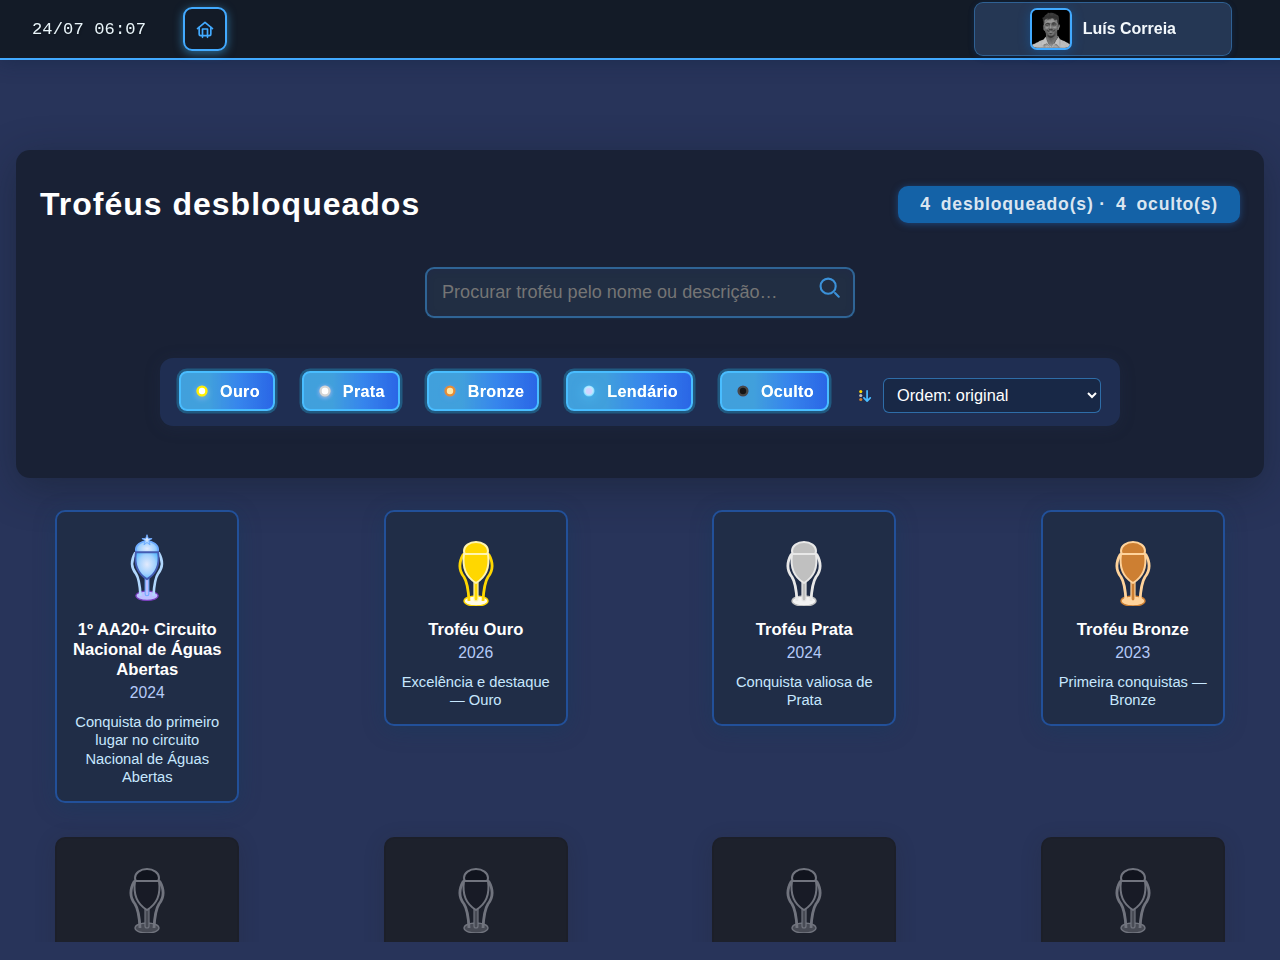
<file: trofeus.html>
<!DOCTYPE html>
<html lang="pt">
<head>
<meta charset="UTF-8" />
<title>Troféus</title>
<style>
html, body { width:100vw; height:100vh; margin:0; padding:0; overflow:hidden;}
body {
  background: #28345A;
  font-family: 'Segoe UI', Arial, sans-serif;
  min-height:100vh; display:flex; flex-direction:column; padding-top:60px;
}
.top-hud {
  position: fixed; top:0; left:0; width:100vw; height:58px; background:rgba(18,26,36,0.93);
  display:flex; align-items:center; justify-content:space-between; padding:0 32px; z-index:9999; border-bottom:2.5px solid #42aaff; box-shadow:0 2px 18px #12244477;
}
.hud-left{display:flex;align-items:center;gap:18px;}
.hud-time-date{
  color:#e9f5fa; font-size:1.07em; letter-spacing:.1px; font-variant-numeric:tabular-nums; font-family:'Segoe UI Mono', monospace;
  min-width:115px; text-align:left; text-shadow:1px 1px 2px #06060848;
}
.left-decor-btn{
  width:44px; height:44px; border-radius:9px; margin-left:18px;
  border:2.5px solid #42aaff; box-shadow:0 2px 10px #45baff88;
  background:none;
  display:inline-flex; align-items:center; justify-content:center; cursor:pointer;
  transition: box-shadow 0.16s, filter 0.13s;
}
.left-decor-btn:hover, .left-decor-btn:focus { filter:brightness(1.09); box-shadow:0 0 12px #42aaff77, 0 2px 10px #45baff88;}
.left-decor-btn svg { width:20px; height:20px; }
.hud-center{flex:1; display:flex; justify-content:flex-end; margin-left:auto; margin-right:80px;}
.profile-area{
  display:flex; align-items:center; gap:11px; background:rgba(42,62,94,0.82); border-radius:9px; padding:5px 55px 5px 55px;
  box-shadow:0 1px 6px #006fff21, 0 2px 8px #121a2412; cursor:pointer; border:1.5px solid #42aaff60; min-width:0; max-width:260px;
}
.profile-img { width:38px; height:38px; border-radius:7px; object-fit:cover; border:2.5px solid #42aaff; box-shadow:0 2px 12px #0a79e058; background:#202a41;}
.profile-name { color:#f3f8fc; font-weight:600; font-size:1em; max-width:120px; overflow:hidden; text-overflow:ellipsis; white-space:nowrap;}
.trofeus-container {
  width:100vw;
  max-width:1200px;
  margin:90px auto 0 auto;
  padding:36px 24px 32px 24px;
  background:rgba(24,32,50,0.91);
  border-radius:14px;
  box-shadow:0 10px 40px #121a2466;
  display:flex; flex-direction:column; gap:32px; align-items:center;
}
.trofeus-header {
  display:flex; align-items:flex-start; gap:36px; width:100%; justify-content:space-between; margin-bottom:12px;
}
.trofeus-title { color: #fff; font-size:2em; font-weight:800; letter-spacing:1px; display:flex; align-items:center; gap:12px;}
.contador-trofeus{color:#ffffffd9; background:#1462a7; font-size:1.1em; border-radius:10px; padding:8px 22px; font-weight:600; box-shadow:0 1px 7px #2468b988; letter-spacing:0.8px; display:flex; gap:10px; align-items:center;}

/* BUSCA */
.trofeu-busca-wrap { display:flex; align-items:center; width:100%; max-width:430px; margin:0 auto 8px auto; position:relative;}
.trofeu-busca-input {
  width:100%; font-size:1.13em; background: #212e43; color:#f7faff; border-radius:9px; border:2px solid #42aaff70;
  padding:13px 46px 13px 15px; outline: none; box-shadow:0 1.5px 8px #21006f18 inset, 0 0.5px 1.5px #20bafe11;
  transition: border 0.14s;
}
.trofeu-busca-input:focus { border:2px solid #42aaff; background:#202b3f;}
.trofeu-busca-icone {
  position:absolute; right:15px; font-size:1.35em; color:#42aaff; pointer-events:none; top:7px;
  display:flex; align-items:center; height:26px; opacity:.8;
}

/* FILTRO visual */
.trofeus-filtros {
  margin:0 0 20px 0; display:flex; flex-wrap:wrap; gap:14px 18px; align-items:center; justify-content:center;
  background:rgba(36,55,100,0.62); border-radius:13px; padding:13px 19px 7px 19px; box-shadow:0 2px 16px #2a3b5a36;
}
.trofeu-toggle {
  display: inline-flex; align-items: center; cursor: pointer; position:relative; margin:0 9px 8px 0; font-family:inherit; font-size:1.01em;
}
.trofeu-toggle input[type="checkbox"] { display: none;}
.trofeu-toggle .filtro-visu { min-width:36px; min-height:36px; padding:0 13px; border-radius:8px; border:2px solid #345693;
  background:rgba(44,74,150,0.21); color:#dbedff; display:flex; align-items:center; justify-content:center;
  transition:all 0.15s cubic-bezier(.55,.15,.25,1); position:relative; font-weight:600; letter-spacing:0.3px;
  box-shadow:0 2px 6px #0587c320, 0 1px 3px #1d233911;
}
.trofeu-toggle input[type="checkbox"]:checked + .filtro-visu {
  background: linear-gradient(90deg,#42aaffcc 30%,#265ccf 100%);
  color:#fff; border-color:#42aaff;
  box-shadow:0 0 0 2.5px #20bafe44; filter: brightness(1.11);
}
.trofeu-toggle .icon {display:inline-block;width:19px; height:19px; margin-right:7px; margin-bottom:-2px;vertical-align:middle;}
.trofeu-toggle[data-cor="ouro"] .icon { filter: drop-shadow(0 2px 3px #FFD70055);}
.trofeu-toggle[data-cor="prata"] .icon { filter: drop-shadow(0 1px 2px #AAA);}
.trofeu-toggle[data-cor="bronze"] .icon { filter: drop-shadow(0 1.5px 3px #cd7f3230);}
.trofeu-toggle[data-cor="lendario"] .icon { filter: drop-shadow(0 2px 6px #4db6ff99);}
.trofeu-toggle[data-cor="oculto"] .icon { filter: grayscale(1) brightness(0.55); }

.trofeus-ordenar-wrap {
  margin-left:22px;display:flex;align-items:center;gap:16px;
}
.trofeu-ordenar-select {
  background:#182846;color:#fff;border:1.8px solid #42aaff88;padding:6.5px 10px 6.5px 9px;
  border-radius:6px;font-size:1.02em;
}

.trofeu-vazio-msg {
  color:#fff; background:#2658c1e0; border-radius:9px; padding:23px 36px; font-size:1.13em; font-weight:600;
  margin:18px auto 19px auto; text-align:center; box-shadow:0 2px 14px #14295a55;
  letter-spacing:0.41px; display:none;
}

.trofeu-lista {
  display: grid;
  grid-template-columns: repeat(4, 1fr); /* 4 cartões por linha */
  gap: 34px;
  justify-items: center;
  align-items: flex-start;
  width: 100%;
  padding-top: 32px;
  padding-bottom: 32px;
  overflow-y: auto;
  max-height: 400px;
}

.trofeu-lista::-webkit-scrollbar {
  display: none;           
}
  
.trofeu-card.trofeu-lendario { z-index:50; position:relative; }
.trofeu-card          { width:160px; background:rgba(32,45,70,0.94); border-radius:10px; box-shadow:0 4px 22px #043f5f40; display:flex; flex-direction:column; align-items:center; padding:19px 10px 14px 10px; position:relative; border:2px solid #225099; transition:transform 0.19s cubic-bezier(.5,1,.8,1), box-shadow 0.19s;}
.trofeu-card.selected { border-color:#42aaff; box-shadow:0 0 15px #43b2ffb4, 0 4px 28px #123;}
.trofeu-card:focus { outline:2px solid #42aaff;}
.trofeu-card:hover{transform:scale(1.06); box-shadow:0 2px 18px #29a7f985, 0 8px 22px #14204380; border-color:#42aaff;}
.trofeu-card[hidden] { display:none !important; }
.trofeu-icone { width:60px; height:75px; margin-bottom:14px; display:flex; align-items:center; justify-content:center;}
.trofeu-icone svg{width:100%;height:100%;}
.trofeu-nome {color:#fff; font-size:1.04em; font-weight:700; text-align:center;}
.trofeu-data{color:#b5caf8;font-size:.98em;margin-top:4px;text-align:center;}
.trofeu-desc{color:#c7e7fe;font-size:.92em;margin-top:11px;margin-bottom:0;text-align:center;line-height:1.25em;}
.trofeu-card.novo {
  animation:highlightGlow 1.18s cubic-bezier(.43,.8,.16,1.16) 1;
  box-shadow:0 0px 24px #42aaff88, 0 4px 38px #12005840;
  border-color: #ffd700;
  position:relative;
}
.trofeu-card.novo:after {
  content: "Novo!";
  position: absolute; top:9px; left:9px; background:#f9d675; color:#175ab0; border-radius:6px; font-size:.85em; font-weight:800; padding:2px 14px 2px 12px; box-shadow:0 2px 6px #fffaaa99;
  letter-spacing:1px; border:1px solid #d9b53e;
  animation:popBadge .65s cubic-bezier(.4,1.6,.22,1.18) 1;
}
@keyframes highlightGlow {
  0% {box-shadow:0 0 0 #fff,0 0 0 #fff; border-color:#42aaff;}
  30% {box-shadow:0 3px 40px #ffd700ee, 0 4px 38px #12005845; border-color:#ffd700;}
  80% {box-shadow:0 2px 22px #42aaffaa, 0 6px 20px #5438b3cc; border-color:#ffd700;}
  100% {box-shadow:0 0 0 #42aaff, 0 2px 18px #0adfff45; border-color:#ffd700;}
}
@keyframes popBadge {
  0% {transform:scale(0.5);}
  70% {transform:scale(1.13);}
  100% {transform:scale(1);}
}

.trofeu-oculto{filter:grayscale(1) brightness(0.55);opacity:0.73;border-color:#222c45;}
.trofeu-oculto .trofeu-nome{color:#7593be;}
.trofeu-oculto .trofeu-desc{color:#7786ae;}
.trofeu-modal-bg{
  position:fixed;z-index:20000;left:0;top:0;width:100vw;height:100vh;
  background:rgba(12,18,30,0.92);display:flex;align-items:center;justify-content:center;animation:fadeInBG 0.25s;
}
@keyframes fadeInBG { from{opacity:0;} to{opacity:1;} }
.trofeu-modal-card{
  position:relative;min-width:330px;max-width:98vw;min-height:425px;max-height:93vh;
  background:rgba(24,32,55,0.97);border-radius:17px;box-shadow:0 8px 58px #0076fc52, 0 18px 50px #0008;
  padding:38px 34px 32px 34px;display:flex;flex-direction:column;align-items:center;justify-content:center;
  transform:scale(0.93) rotateY(95deg);opacity:0;animation:flipIn 0.49s cubic-bezier(.2,.7,.7,1.2) forwards;
}
@keyframes flipIn {
  0% { transform:scale(0.93) rotateY(95deg); opacity:0;}
  60%{ transform:scale(1.1) rotateY(-10deg); opacity:1;}
  85%{ transform:scale(1.05) rotateY(2deg);}
  100%{ transform:scale(1.03) rotateY(0deg); opacity:1;}
}
.trofeu-modal-card img{width:98px;height:98px;border-radius:13px;object-fit:cover;margin-bottom:18px;box-shadow:0 2px 12px #7bb0fd86;}
.trofeu-modal-card .trofeu-modal-title{color:#fff;font-size:1.37em;font-weight:700;margin-bottom:10px;}
.trofeu-modal-card .trofeu-modal-desc{color:#c0eaff;font-size:1em;font-weight:500;text-align:center;}
.trofeu-modal-close{position:absolute;top:14px;right:20px;font-size:2.2em;font-family:Arial,sans-serif;background:none;border:none;color:#acedff;cursor:pointer;font-weight:900;line-height:1;z-index:2;filter:drop-shadow(0 0 5px #29a7f933);transition:color 0.12s;}
.trofeu-modal-close:hover{color:#fff;}

.trofeu-card, .trofeu-card.trofeu-oculto {
  width:160px;
  min-width:160px;
  max-width:160px;
}
</style>
</head>
<body>
<div class="top-hud">
  <div class="hud-left">
    <span class="hud-time-date" id="hudTimeDate"></span>
    <button class="left-decor-btn" title="Voltar ao menu inicial" onclick="location.href='index.html'" style="background:none;">
      <svg viewBox="0 0 24 24" fill="none" stroke="#42aaff" stroke-width="2" stroke-linecap="round" stroke-linejoin="round">
        <path d="M3 11.5L12 4l9 7.5"/>
        <path d="M5 10v8a2 2 0 0 0 2 2h10a2 2 0 0 0 2-2v-8"/>
        <path d="M9 22V12h6v10"/>
      </svg>
    </button>
  </div>
  <div class="hud-center">
    <div class="profile-area" title="Meu Perfil">
      <img src="Áreas (6).png" alt="Meu Perfil" class="profile-img" />
      <span class="profile-name">Luís Correia</span>
    </div>
  </div>
  <div class="hud-right"></div>
</div>
<div class="trofeus-container">
  <div class="trofeus-header">
    <span class="trofeus-title">Troféus desbloqueados</span>
    <span class="contador-trofeus">
      <span id="count-desbloq">0</span> desbloqueado(s) &middot;
      <span id="count-ocultos">0</span> oculto(s)
    </span>
  </div>
  <form class="trofeu-busca-wrap" onsubmit="return false;" autocomplete="off" role="search" aria-label="Procurar troféus">
    <input class="trofeu-busca-input" id="buscaTrof" type="search" placeholder="Procurar troféu pelo nome ou descrição…" aria-label="Pesquisar troféus" />
    <span class="trofeu-busca-icone" aria-hidden="true"><svg width="21" height="21" viewBox="0 0 20 20"><circle cx="8.7" cy="8.7" r="7.2" stroke="#42aaff" stroke-width="2" fill="none"/><path d="M15.3 15.3l3.5 3.5" stroke="#42aaff" stroke-width="2" fill="none" stroke-linecap="round"/></svg></span>
  </form>
  <div class="trofeus-filtros" aria-label="Filtro por tipo de troféu">
    <label class="trofeu-toggle" data-cor="ouro">
      <input type="checkbox" class="filtro-tipo" value="trofeu-ouro" checked aria-checked="true">
      <span class="filtro-visu"><span class="icon"><svg width="16" height="16" viewBox="0 0 20 20" fill="#FFD700"><circle cx="10" cy="10" r="7"/><circle cx="10" cy="10" r="4" fill="#fffbe6"/></svg></span>Ouro</span>
    </label>
    <label class="trofeu-toggle" data-cor="prata">
      <input type="checkbox" class="filtro-tipo" value="trofeu-prata" checked aria-checked="true">
      <span class="filtro-visu"><span class="icon"><svg width="16" height="16" viewBox="0 0 20 20" fill="#C0C0C0"><circle cx="10" cy="10" r="7"/><circle cx="10" cy="10" r="4" fill="#f3f3f3"/></svg></span>Prata</span>
    </label>
    <label class="trofeu-toggle" data-cor="bronze">
      <input type="checkbox" class="filtro-tipo" value="trofeu-bronze" checked aria-checked="true">
      <span class="filtro-visu"><span class="icon"><svg width="16" height="16" viewBox="0 0 20 20" fill="#cd7f32"><circle cx="10" cy="10" r="7"/><circle cx="10" cy="10" r="4" fill="#ffd39b"/></svg></span>Bronze</span>
    </label>
    <label class="trofeu-toggle" data-cor="lendario">
      <input type="checkbox" class="filtro-tipo" value="trofeu-lendario" checked aria-checked="true">
      <span class="filtro-visu"><span class="icon"><svg width="16" height="16" viewBox="0 0 20 20"><defs><radialGradient id="lendgrad" cx="50%" cy="47%" r="60%"><stop offset="0%" stop-color="#e2eafd"/><stop offset="60%" stop-color="#a3d1fe"/><stop offset="100%" stop-color="#4db6ff"/></radialGradient></defs><circle cx="10" cy="10" r="7" fill="url(#lendgrad)"/><circle cx="10" cy="10" r="4" fill="#bdbfff"/></svg></span>Lendário</span>
    </label>
    <label class="trofeu-toggle" data-cor="oculto">
      <input type="checkbox" class="filtro-tipo" value="trofeu-oculto" checked aria-checked="true">
      <span class="filtro-visu"><span class="icon"><svg width="16" height="16" viewBox="0 0 20 20" fill="#777"><circle cx="10" cy="10" r="7"/><circle cx="10" cy="10" r="4" fill="#232323"/></svg></span>Oculto</span>
    </label>
      <label style="display:flex;align-items:center;gap:7px;font-size:1em;color:#d7eeff;font-weight:500;">
        <svg height="19" width="19" viewBox="0 0 24 24" style="vertical-align:-4px;margin-right:1px"><path d="M14,6 L14,19 M14,19 L10,15 M14,19 L18,15" fill="none" stroke="#49bcff" stroke-width="2.2" stroke-linecap="round" stroke-linejoin="round"/><rect x="4" y="5" width="4" height="4" rx="2" fill="#FFD700"/><rect x="4" y="10" width="4" height="4" rx="2" fill="#C0C0C0"/><rect x="4" y="15" width="4" height="4" rx="2" fill="#cd7f32"/></svg>
        <select id="trofeu-ordenar" class="trofeu-ordenar-select">
          <option value="default">Ordem: original</option>
          <option value="dataDesc">Data (mais recente)</option>
          <option value="dataAsc">Data (mais antiga)</option>
          <option value="nomeA">Nome (A-Z)</option>
          <option value="nomeZ">Nome (Z-A)</option>
          <option value="raridade">Raridade</option>
          <option value="alcançado">Desbloqueados primeiro</option>
        </select>
      </label>
    </div>
  </div>
  <div class="trofeu-vazio-msg" id="msgVazio" aria-live="polite">Nenhum troféu deste tipo por mostrar.</div>
  <div class="trofeu-lista" id="lista-trofeus">
    <!-- Troféu Lendário -->
<div class="trofeu-card trofeu-lendario" tabindex="0"
  data-tipo="desbloqueado"
  data-nome="Troféu Lendário"
  data-data="2024"
  data-raridade="1"
  data-img="https://images.unsplash.com/photo-1508873699372-7aeab60b44c9"
  data-desc="Conquista do primeiro lugar no circuito Nacional de Águas Abertas">
  <div class="trofeu-icone">
    <svg viewBox="0 0 60 81" aria-label="Troféu Lendário">
      <defs>
        <radialGradient id="gradLendario" cx="50%" cy="45%" r="60%">
          <stop offset="0%" stop-color="#e2eafd"/>
          <stop offset="60%" stop-color="#a3d1fe"/>
          <stop offset="100%" stop-color="#4db6ff"/>
        </radialGradient>
      </defs>
      <ellipse cx="30" cy="70" rx="12" ry="5" fill="#bdbfff" stroke="#7b3fbf" stroke-width="1.3"/>
      <rect x="28" y="22" width="4" height="48" rx="2" fill="#bdbfff" stroke="#6fabff" stroke-width="1.2"/>
      <path d="M17.5,23 Q10,36 18,46 Q22,52 23,70" stroke="#b1d7fd" stroke-width="2.8" fill="none"/>
      <path d="M42.5,23 Q50,36 42,46 Q38,52 37,70" stroke="#b1d7fd" stroke-width="2.8" fill="none"/>
      <ellipse cx="30" cy="20" rx="12" ry="9" fill="url(#gradLendario)" stroke="#6fabff" stroke-width="2"/>
      <path d="M18,23 Q15,43 30,52 Q45,43 42,23 Z" fill="url(#gradLendario)" stroke="#445cb3" stroke-width="2"/>
      <polygon points="30,4 31.3,8 35.5,8.2 32,10.5 33.3,15 30,12.4 26.7,15 28,10.5 24.5,8.2 28.7,8" fill="url(#gradLendario)" stroke="#6fabff" stroke-width="1"/>
    </svg>
  </div>
  <div class="trofeu-nome">1º AA20+ Circuito Nacional de Águas Abertas</div>
  <div class="trofeu-data">2024</div>
  <div class="trofeu-desc">Conquista do primeiro lugar no circuito Nacional de Águas Abertas</div>
</div>

<!-- Troféu Ouro -->
<div class="trofeu-card trofeu-ouro" tabindex="0"
  data-tipo="desbloqueado"
  data-nome="Troféu Ouro"
  data-data="2026"
  data-raridade="2"
  data-img="https://images.unsplash.com/photo-1506744038136-46273834b3fb"
  data-desc="Ganhaste o troféu mais dourado do perfil!">
  <div class="trofeu-icone">
    <svg viewBox="0 0 60 75" aria-label="Troféu Ouro">
      <ellipse cx="30" cy="70" rx="12" ry="5" fill="#fffbe6" stroke="#FFD700" stroke-width="1.3"/>
      <rect x="28" y="22" width="4" height="48" rx="2" fill="#FFD700" stroke="#fff5b0" stroke-width="1.2"/>
      <path d="M17.5,23 Q10,36 18,46 Q22,52 23,70" stroke="#FFD700" stroke-width="2.8" fill="none"/>
      <path d="M42.5,23 Q50,36 42,46 Q38,52 37,70" stroke="#FFD700" stroke-width="2.8" fill="none"/>
      <ellipse cx="30" cy="20" rx="12" ry="9" fill="#FFD700" stroke="#fff5b0" stroke-width="2"/>
      <path d="M18,23 Q15,43 30,52 Q45,43 42,23 Z" fill="#FFD700" stroke="#fff5b0" stroke-width="2"/>
    </svg>
  </div>
  <div class="trofeu-nome">Troféu Ouro</div>
  <div class="trofeu-data">2026</div>
  <div class="trofeu-desc">Excelência e destaque — Ouro</div>
</div>

<!-- Troféu Prata -->
<div class="trofeu-card trofeu-prata" tabindex="0"
  data-tipo="desbloqueado"
  data-nome="Troféu Prata"
  data-data="2024"
  data-raridade="3"
  data-img="https://images.unsplash.com/photo-1465101046530-73398c7f28ca"
  data-desc="Prémio de prata, incrível percurso.">
  <div class="trofeu-icone">
    <svg viewBox="0 0 60 75" aria-label="Troféu Prata">
      <ellipse cx="30" cy="70" rx="12" ry="5" fill="#f3f3f3" stroke="#C0C0C0" stroke-width="1.3"/>
      <rect x="28" y="22" width="4" height="48" rx="2" fill="#C0C0C0" stroke="#e8e8e8" stroke-width="1.2"/>
      <path d="M17.5,23 Q10,36 18,46 Q22,52 23,70" stroke="#e8e8e8" stroke-width="2.8" fill="none"/>
      <path d="M42.5,23 Q50,36 42,46 Q38,52 37,70" stroke="#e8e8e8" stroke-width="2.8" fill="none"/>
      <ellipse cx="30" cy="20" rx="12" ry="9" fill="#C0C0C0" stroke="#e8e8e8" stroke-width="2"/>
      <path d="M18,23 Q15,43 30,52 Q45,43 42,23 Z" fill="#C0C0C0" stroke="#e8e8e8" stroke-width="2"/>
    </svg>
  </div>
  <div class="trofeu-nome">Troféu Prata</div>
  <div class="trofeu-data">2024</div>
  <div class="trofeu-desc">Conquista valiosa de Prata</div>
</div>

<!-- Troféu Bronze -->
<div class="trofeu-card trofeu-bronze" tabindex="0"
  data-tipo="desbloqueado"
  data-nome="Troféu Bronze"
  data-data="2023"
  data-raridade="4"
  data-img="https://images.unsplash.com/photo-1465101178521-c1a9136a3cd7"
  data-desc="Bronze: início das tuas grandes conquistas.">
  <div class="trofeu-icone">
    <svg viewBox="0 0 60 75" aria-label="Troféu Bronze">
      <ellipse cx="30" cy="70" rx="12" ry="5" fill="#ffd39b" stroke="#cd7f32" stroke-width="1.3"/>
      <rect x="28" y="22" width="4" height="48" rx="2" fill="#cd7f32" stroke="#ffd39b" stroke-width="1.2"/>
      <path d="M17.5,23 Q10,36 18,46 Q22,52 23,70" stroke="#ffd39b" stroke-width="2.8" fill="none"/>
      <path d="M42.5,23 Q50,36 42,46 Q38,52 37,70" stroke="#ffd39b" stroke-width="2.8" fill="none"/>
      <ellipse cx="30" cy="20" rx="12" ry="9" fill="#cd7f32" stroke="#ffd39b" stroke-width="2"/>
      <path d="M18,23 Q15,43 30,52 Q45,43 42,23 Z" fill="#cd7f32" stroke="#ffd39b" stroke-width="2"/>
    </svg>
  </div>
  <div class="trofeu-nome">Troféu Bronze</div>
  <div class="trofeu-data">2023</div>
  <div class="trofeu-desc">Primeira conquistas — Bronze</div>
</div>

<!-- Troféu Oculto 1 -->
<div class="trofeu-card trofeu-oculto" tabindex="0"
  data-tipo="oculto"
  data-nome="Troféu Oculto 1"
  data-data="2021"
  data-raridade="9"
  data-img="https://images.unsplash.com/photo-1519121784515-796c0eaf22c8"
  data-desc="Descobre os segredos destes troféus ocultos...">
  <div class="trofeu-icone">
    <svg viewBox="0 0 60 75" aria-label="Troféu Oculto">
      <ellipse cx="30" cy="70" rx="12" ry="5" fill="#999" stroke="#fff" stroke-width="1.3"/>
      <rect x="28" y="22" width="4" height="48" rx="2" fill="#999" stroke="#fff" stroke-width="1.2"/>
      <path d="M17.5,23 Q10,36 18,46 Q22,52 23,70" stroke="#fff" stroke-width="2.8" fill="none"/>
      <path d="M42.5,23 Q50,36 42,46 Q38,52 37,70" stroke="#fff" stroke-width="2.8" fill="none"/>
      <ellipse cx="30" cy="20" rx="12" ry="9" fill="#101010" stroke="#fff" stroke-width="2"/>
      <path d="M18,23 Q15,43 30,52 Q45,43 42,23 Z" fill="#232323" stroke="#fff" stroke-width="2"/>
    </svg>
  </div>
  <div class="trofeu-nome">Troféu Oculto</div>
  <div class="trofeu-data"></div>
  <div class="trofeu-desc">Ainda por descobrir!</div>
</div>

<!-- Troféu Oculto 2 -->
<div class="trofeu-card trofeu-oculto" tabindex="0"
  data-tipo="oculto"
  data-nome="Troféu Oculto 2"
  data-data=""
  data-raridade="9"
  data-img="https://images.unsplash.com/photo-1522209171808-9c9945de7c94"
  data-desc="Serás capaz de desbloquear este desafio?">
  <div class="trofeu-icone">
    <svg viewBox="0 0 60 75" aria-label="Troféu Oculto">
      <ellipse cx="30" cy="70" rx="12" ry="5" fill="#999" stroke="#fff" stroke-width="1.3"/>
      <rect x="28" y="22" width="4" height="48" rx="2" fill="#999" stroke="#fff" stroke-width="1.2"/>
      <path d="M17.5,23 Q10,36 18,46 Q22,52 23,70" stroke="#fff" stroke-width="2.8" fill="none"/>
      <path d="M42.5,23 Q50,36 42,46 Q38,52 37,70" stroke="#fff" stroke-width="2.8" fill="none"/>
      <ellipse cx="30" cy="20" rx="12" ry="9" fill="#101010" stroke="#fff" stroke-width="2"/>
      <path d="M18,23 Q15,43 30,52 Q45,43 42,23 Z" fill="#232323" stroke="#fff" stroke-width="2"/>
    </svg>
  </div>
  <div class="trofeu-nome">Troféu Oculto</div>
  <div class="trofeu-data"></div>
  <div class="trofeu-desc">Continua a explorar...</div>
</div>
<!-- Troféu Oculto 2 -->
<div class="trofeu-card trofeu-oculto" tabindex="0"
  data-tipo="oculto"
  data-nome="Troféu Oculto 3"
  data-data=""
  data-raridade="9"
  data-img="https://images.unsplash.com/photo-1522209171808-9c9945de7c94"
  data-desc="Serás capaz de desbloquear este desafio?">
  <div class="trofeu-icone">
    <svg viewBox="0 0 60 75" aria-label="Troféu Oculto">
      <ellipse cx="30" cy="70" rx="12" ry="5" fill="#999" stroke="#fff" stroke-width="1.3"/>
      <rect x="28" y="22" width="4" height="48" rx="2" fill="#999" stroke="#fff" stroke-width="1.2"/>
      <path d="M17.5,23 Q10,36 18,46 Q22,52 23,70" stroke="#fff" stroke-width="2.8" fill="none"/>
      <path d="M42.5,23 Q50,36 42,46 Q38,52 37,70" stroke="#fff" stroke-width="2.8" fill="none"/>
      <ellipse cx="30" cy="20" rx="12" ry="9" fill="#101010" stroke="#fff" stroke-width="2"/>
      <path d="M18,23 Q15,43 30,52 Q45,43 42,23 Z" fill="#232323" stroke="#fff" stroke-width="2"/>
    </svg>
  </div>
  <div class="trofeu-nome">Troféu Oculto</div>
  <div class="trofeu-data"></div>
  <div class="trofeu-desc">Continua a explorar...</div>
</div>
<!-- Troféu Oculto 2 -->
<div class="trofeu-card trofeu-oculto" tabindex="0"
  data-tipo="oculto"
  data-nome="Troféu Oculto 3"
  data-data=""
  data-raridade="9"
  data-img="https://images.unsplash.com/photo-1522209171808-9c9945de7c94"
  data-desc="Serás capaz de desbloquear este desafio?">
  <div class="trofeu-icone">
    <svg viewBox="0 0 60 75" aria-label="Troféu Oculto">
      <ellipse cx="30" cy="70" rx="12" ry="5" fill="#999" stroke="#fff" stroke-width="1.3"/>
      <rect x="28" y="22" width="4" height="48" rx="2" fill="#999" stroke="#fff" stroke-width="1.2"/>
      <path d="M17.5,23 Q10,36 18,46 Q22,52 23,70" stroke="#fff" stroke-width="2.8" fill="none"/>
      <path d="M42.5,23 Q50,36 42,46 Q38,52 37,70" stroke="#fff" stroke-width="2.8" fill="none"/>
      <ellipse cx="30" cy="20" rx="12" ry="9" fill="#101010" stroke="#fff" stroke-width="2"/>
      <path d="M18,23 Q15,43 30,52 Q45,43 42,23 Z" fill="#232323" stroke="#fff" stroke-width="2"/>
    </svg>
  </div>
  <div class="trofeu-nome">Troféu Oculto</div>
  <div class="trofeu-data"></div>
  <div class="trofeu-desc">Continua a explorar...</div>
</div>
  </div>
  </div>
</div>
<script>
function updateHudTime() {
  const el = document.getElementById('hudTimeDate');
  if (!el) return;
  const now = new Date();
  el.textContent = now.toLocaleDateString('pt-PT', { day: '2-digit', month: '2-digit' }) +
    ' ' + now.toLocaleTimeString('pt-PT', { hour: '2-digit', minute: '2-digit' });
}
setInterval(updateHudTime, 1000); updateHudTime();

const busca = document.getElementById('buscaTrof');
busca.addEventListener('input', atualizarFiltroBusca);

const msgVazio = document.getElementById('msgVazio');
const filtros = document.querySelectorAll('.trofeus-filtros .filtro-tipo');
filtros.forEach(f => f.addEventListener('change', atualizarFiltroBusca));
const elOrdenar = document.getElementById('trofeu-ordenar');
elOrdenar.addEventListener('change', ordenarTrof);

function atualizarContador() {
  const desbloq = document.querySelectorAll('.trofeu-card[data-tipo="desbloqueado"]:not([hidden])').length;
  const ocultos = document.querySelectorAll('.trofeu-card[data-tipo="oculto"]:not([hidden])').length;
  document.getElementById('count-desbloq').textContent = desbloq;
  document.getElementById('count-ocultos').textContent = ocultos;
}

function atualizarFiltroBusca() {
  const ativos = Array.from(filtros).filter(f=>f.checked).map(f=>f.value);
  const termo = busca.value.toLowerCase().normalize('NFD').replace(/[\u0300-\u036f]/g,'');
  let algumVisivel = false;
  document.querySelectorAll('.trofeu-card').forEach(card => {
    let okTipo = ativos.some(tipo => card.classList.contains(tipo));
    let nome = (card.getAttribute('data-nome')||'').toLowerCase().normalize('NFD').replace(/[\u0300-\u036f]/g,'');
    let desc = (card.getAttribute('data-desc')||'').toLowerCase().normalize('NFD').replace(/[\u0300-\u036f]/g,'');
    let buscaOk = !termo || nome.includes(termo) || desc.includes(termo);
    card.hidden = !(okTipo && buscaOk);
    if (!card.hidden) algumVisivel = true;
  });
  msgVazio.classList.toggle('mostrar', !algumVisivel);
  atualizarContador();
}

function ordenarTrof() {
  const lista = document.getElementById('lista-trofeus');
  let cardsArr = Array.from(lista.children);
  let val = elOrdenar.value;
  if(val==='default'){
    let lends = cardsArr.filter(c=>c.classList.contains('trofeu-lendario'));
    let outros = cardsArr.filter(c=>!c.classList.contains('trofeu-lendario'));
    cardsArr = lends.concat(outros);
  }else if(val==='nomeA'){
    cardsArr.sort((a,b)=>(a.getAttribute('data-nome')||'').localeCompare((b.getAttribute('data-nome')||''), 'pt', {sensitivity:'base'}));
  }else if(val==='nomeZ'){
    cardsArr.sort((a,b)=>(b.getAttribute('data-nome')||'').localeCompare((a.getAttribute('data-nome')||''), 'pt', {sensitivity:'base'}));
  }else if(val==='dataDesc'){
    cardsArr.sort((a,b)=>(parseInt(b.getAttribute('data-data')||'0'))-(parseInt(a.getAttribute('data-data')||'0')));
  }else if(val==='dataAsc'){
    cardsArr.sort((a,b)=>(parseInt(a.getAttribute('data-data')||'0'))-(parseInt(b.getAttribute('data-data')||'0')));
  }else if(val==='raridade'){
    cardsArr.sort((a,b)=>(parseInt(a.getAttribute('data-raridade')||'99'))-(parseInt(b.getAttribute('data-raridade')||'99')));
  }else if(val==='alcançado'){
    cardsArr.sort((a,b)=>{
      const ord = {'desbloqueado':0,'oculto':1};
      return ord[a.getAttribute('data-tipo')] - ord[b.getAttribute('data-tipo')];
    });
  }
  cardsArr.forEach(card=>lista.appendChild(card));
  atualizarFiltroBusca();
}

setTimeout(()=>{
  document.querySelectorAll('.trofeu-card.novo').forEach(card=>{
    card.classList.remove('novo');
  });
},3200);

// Seleção e modais, navegação
const cards = Array.from(document.querySelectorAll('.trofeu-card'));
function visiveis() { return cards.filter(c=>!c.hidden);}
let sel = 0, lockModal = false;
function focusPrimeiroVisivel() {
  let v = visiveis();
  if(v.length) {
    sel = cards.indexOf(v[0]);
    cards.forEach(c=>c.classList.remove("selected"));
    cards[sel].classList.add("selected");
    cards[sel].focus();
  }
}

function selectCard(i) {
  if (lockModal) return;
  let v = visiveis();
  if (!v.length) return;
  let idx = v.indexOf(cards[sel]);
  if (idx===-1) idx=0;
  idx = (i + v.length) % v.length;
  cards.forEach(c=>c.classList.remove("selected"));
  sel = cards.indexOf(v[idx]);
  cards[sel].classList.add("selected");
  cards[sel].focus();
  cards[sel].scrollIntoView({behavior:'smooth', block:'nearest', inline:'nearest'});
}
function openModal(idx) {
  if (lockModal) return;
  const c = cards[idx];
  if (c.getAttribute('data-tipo') !== "desbloqueado" || c.hidden) return;
  lockModal = true;
  const nome = c.querySelector('.trofeu-nome')?.innerText || "";
  const desc = c.getAttribute('data-desc') || c.querySelector('.trofeu-desc')?.innerText || "";
  const img = c.getAttribute('data-img') || "";
  const bg = document.createElement('div');
  bg.className = 'trofeu-modal-bg';
  bg.tabIndex = 0;
  bg.innerHTML = `
    <div class="trofeu-modal-card">
      <button class="trofeu-modal-close" title="Fechar">&times;</button>
      <img src="${img}" alt="Imagem do Troféu"/>
      <div class="trofeu-modal-title">${nome}</div>
      <div class="trofeu-modal-desc">${desc}</div>
    </div>
  `;
  document.body.appendChild(bg);
  bg.focus();
  function fechar() {
    bg.remove();
    lockModal = false;
    cards[sel]?.focus();
  }
  bg.querySelector('.trofeu-modal-close').onclick = fechar;
  bg.onclick = e => { if (e.target === bg) fechar(); };
  window.addEventListener('keydown', function handler(ev) {
    if (ev.key === "Escape") { fechar(); window.removeEventListener('keydown', handler);}
  });
}
cards.forEach((card,i) => {
  card.addEventListener('click', ()=>openModal(i));
  card.addEventListener('keydown', e => { if (e.key === "Enter") openModal(i); });
});
window.addEventListener('keydown', function(e) {
  if (lockModal) return;
  let v = visiveis(); if (!v.length) return;
  let idx = v.indexOf(cards[sel]);
  if (e.key === "ArrowRight") { selectCard(idx+1); e.preventDefault(); }
  if (e.key === "ArrowLeft") { selectCard(idx-1); e.preventDefault(); }
  if (e.key === "Enter" && document.activeElement.classList.contains('trofeu-card')) {
    const idx = cards.indexOf(document.activeElement);
    if (idx>-1) openModal(idx);
  }
});
atualizarContador();

</script>
</body>
</html>
</file>
